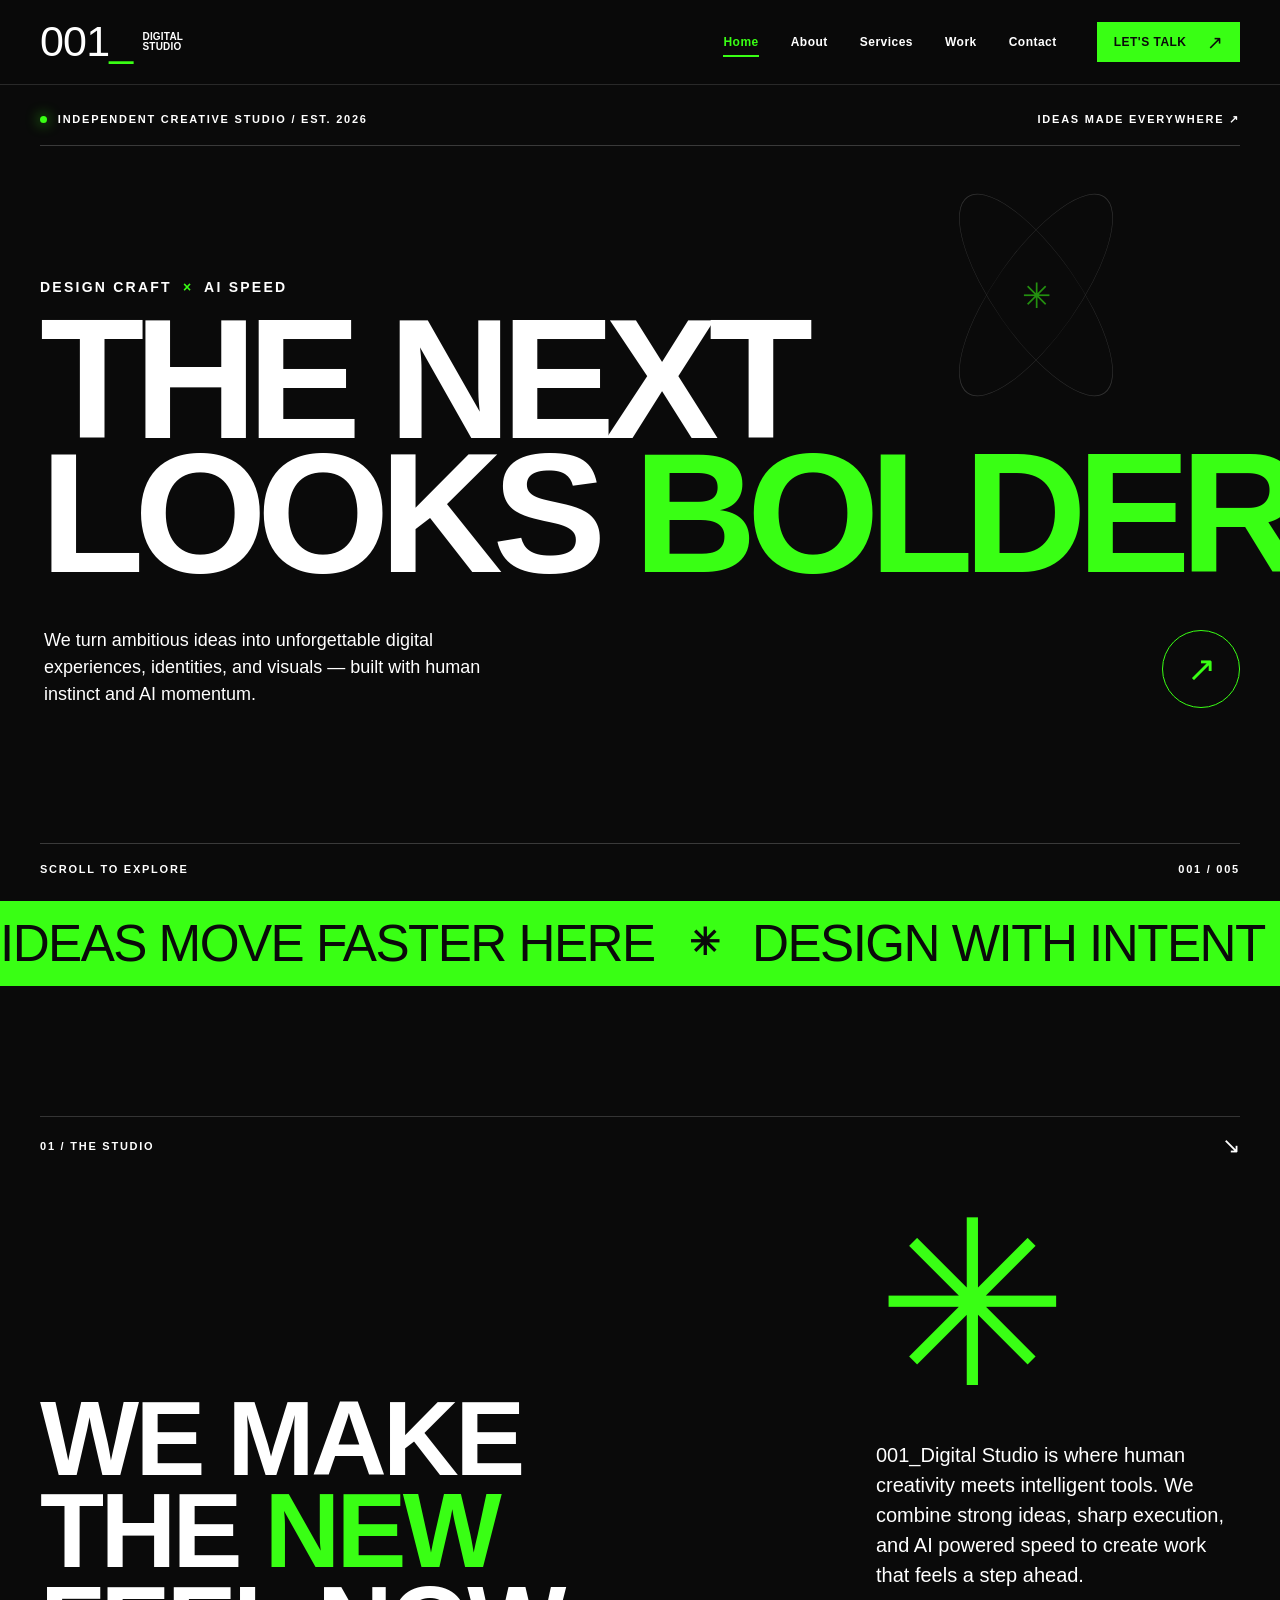
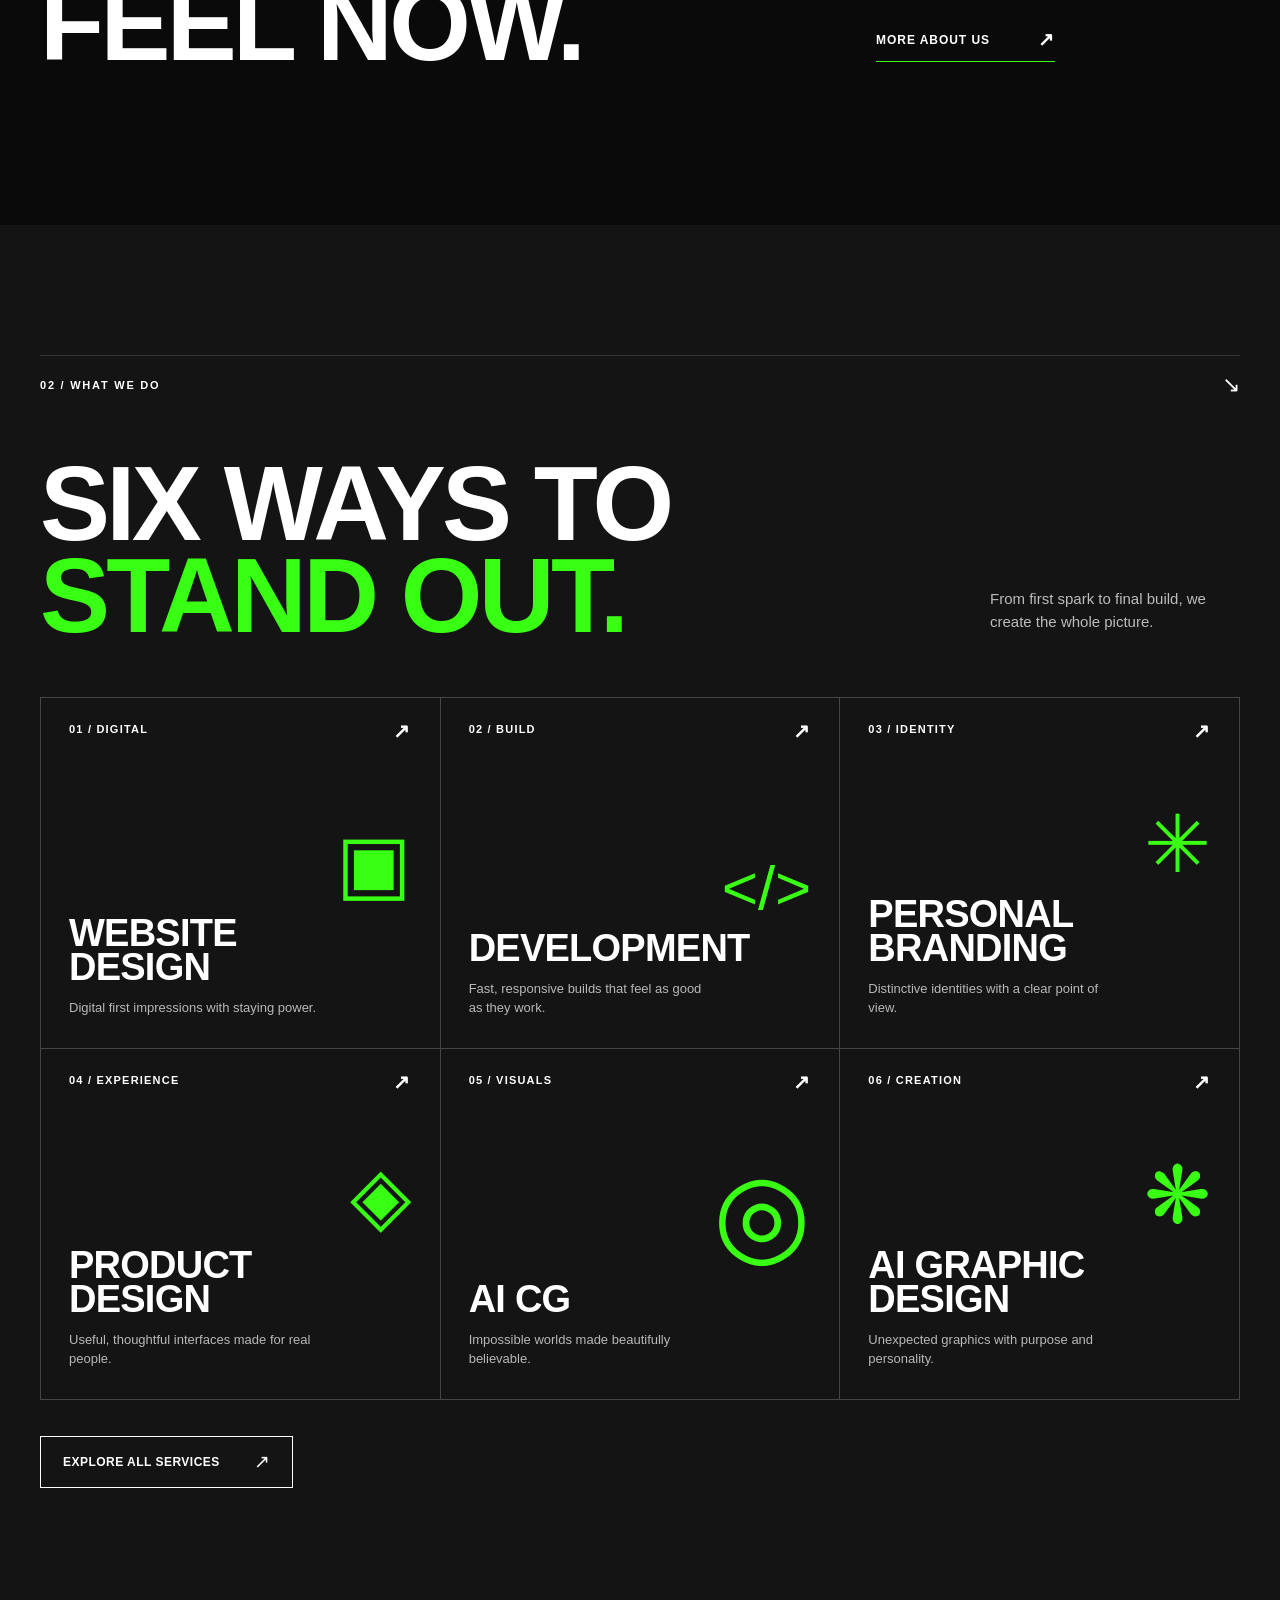
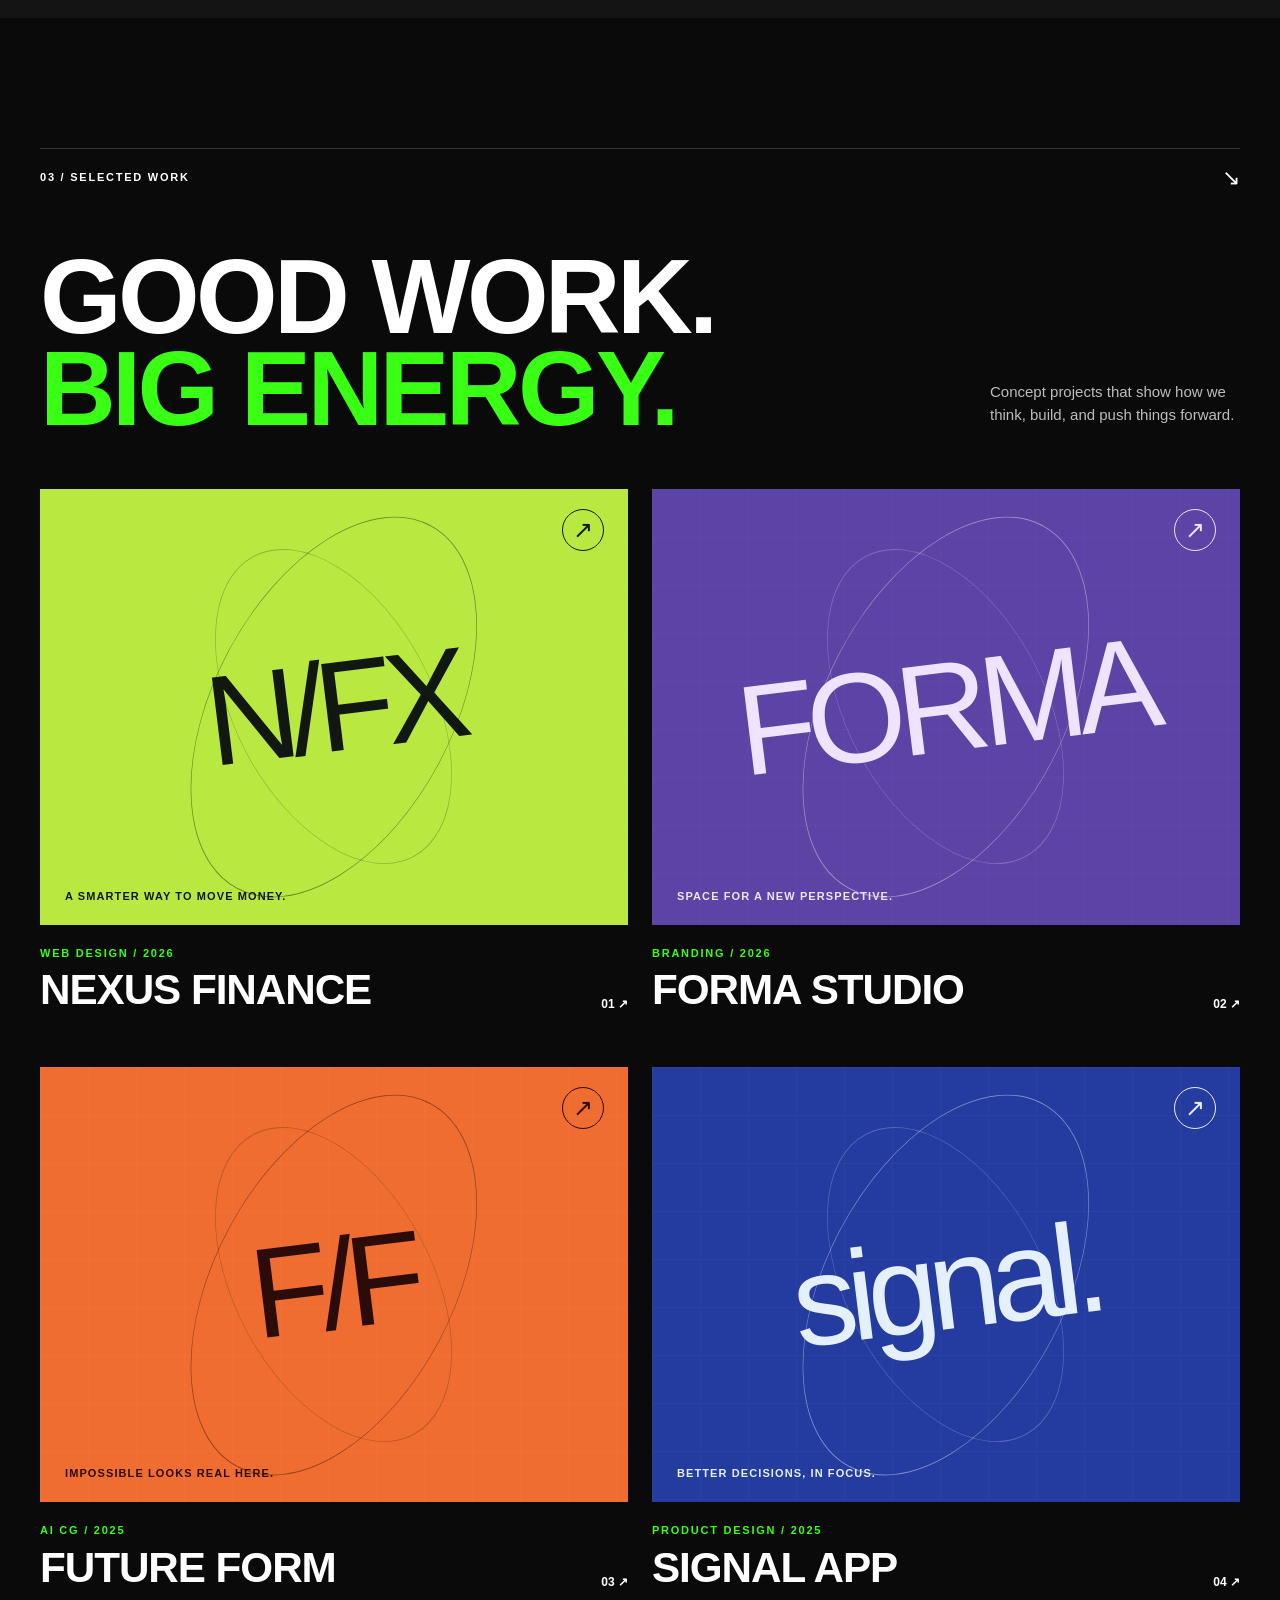
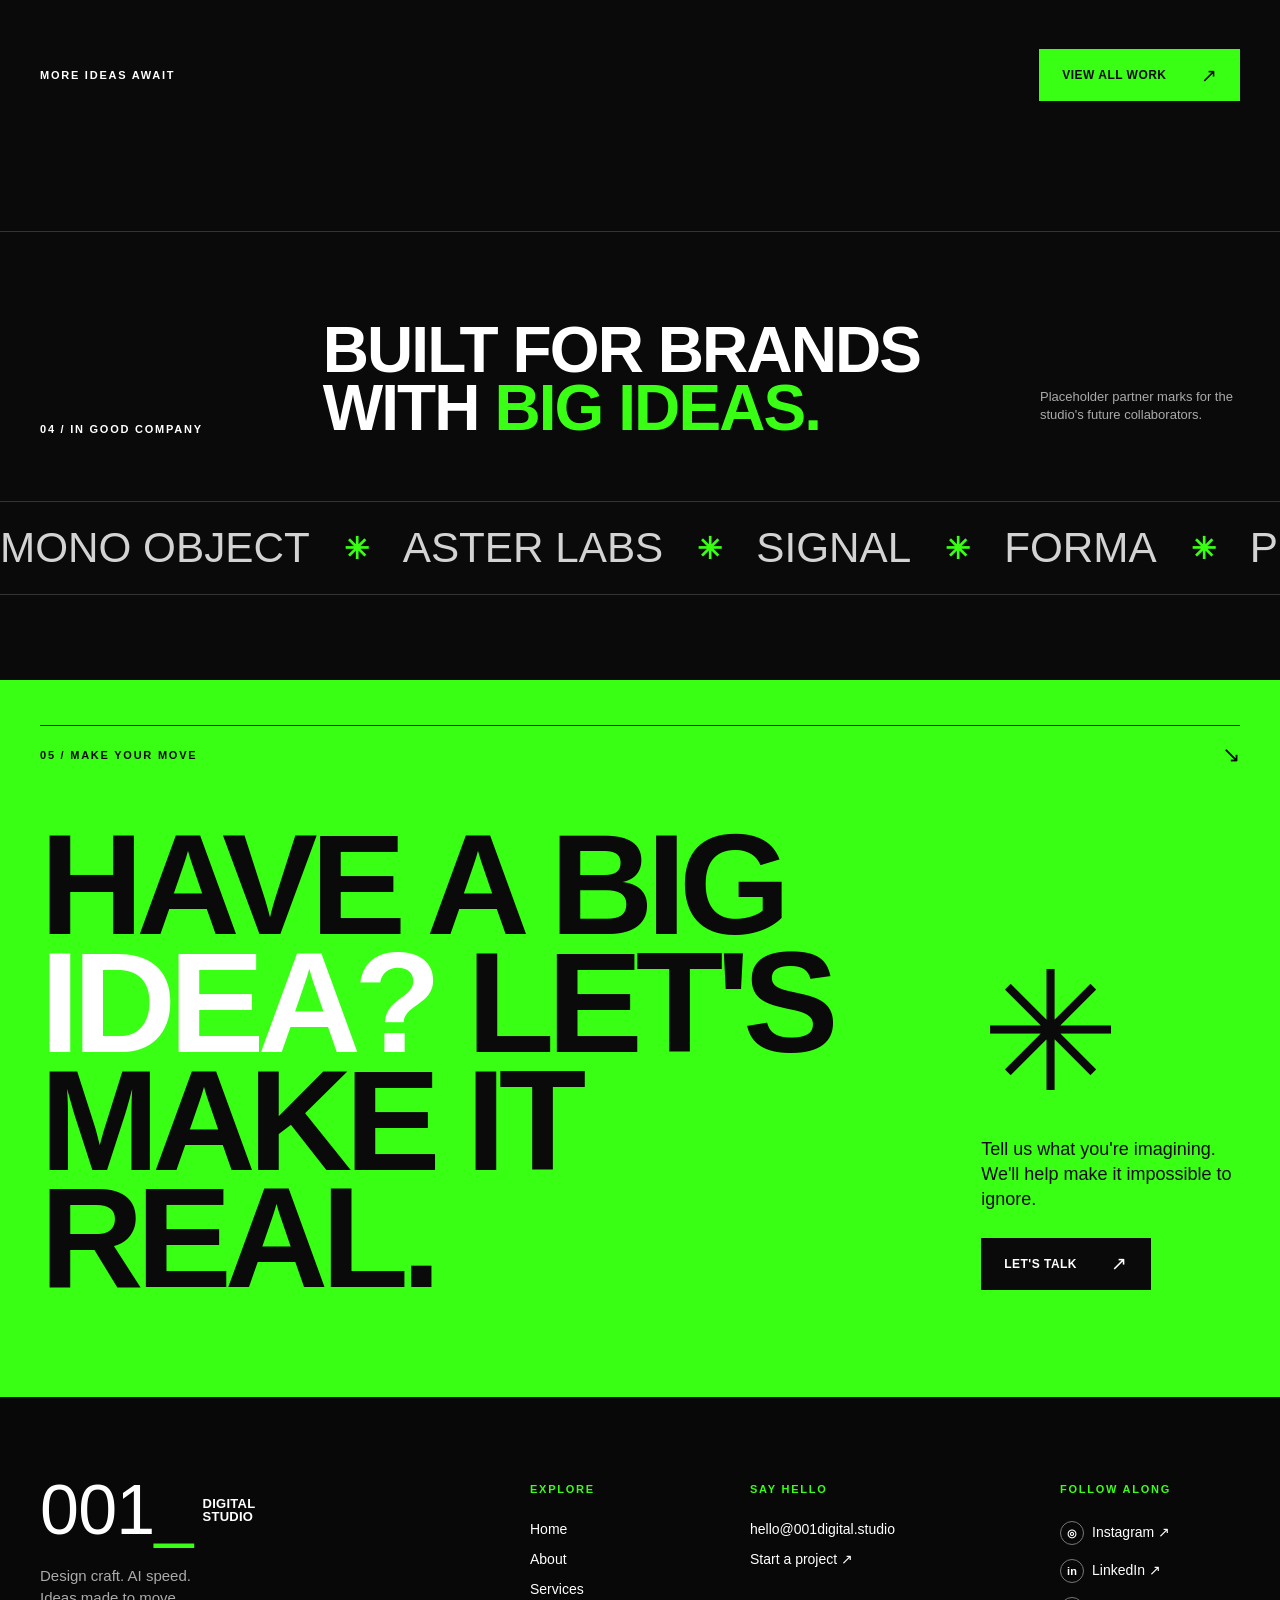
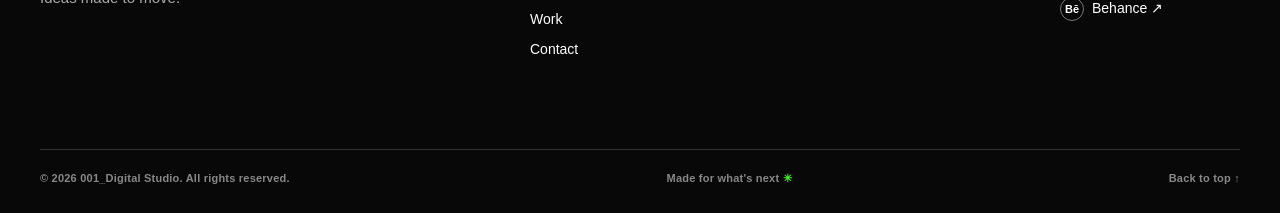
<file: index.html>
<!doctype html>
<html lang="en">
<head>
  <meta charset="utf-8"><meta name="viewport" content="width=device-width, initial-scale=1">
  <meta name="theme-color" content="#0A0A0A"><meta name="description" content="001_Digital Studio is an AI driven creative agency merging design craft with AI powered speed.">
  <title>001_Digital Studio — Design for what's next</title>
  <link rel="stylesheet" href="style.css"><script src="script.js" defer></script>
</head>
<body data-page="home" id="top">
  <header id="site-header" class="site-header"></header>
  <main>
    <section class="hero container" aria-labelledby="hero-title">
      <div class="hero-topline"><span class="eyebrow"><span class="status-dot"></span> Independent creative studio / Est. 2026</span><span class="eyebrow hero-location">Ideas made everywhere ↗</span></div>
      <div class="hero-copy"><p class="hero-kicker reveal">DESIGN CRAFT <span>×</span> AI SPEED</p><h1 id="hero-title" class="reveal">THE NEXT<br>LOOKS <span class="hero-accent">BOLDER<span class="hero-period">.</span></span></h1><div class="hero-bottom reveal"><p>We turn ambitious ideas into unforgettable digital experiences, identities, and visuals — built with human instinct and AI momentum.</p><a class="round-arrow" href="services.html" aria-label="Explore our services">↗</a></div></div>
      <div class="hero-decoration" aria-hidden="true"><span class="hero-ring ring-one"></span><span class="hero-ring ring-two"></span><span class="hero-cross">✳</span></div>
      <div class="hero-bottomline"><span class="eyebrow">Scroll to explore</span><span class="eyebrow">001 / 005</span></div>
    </section>
    <div class="marquee marquee-green" aria-label="Ideas move faster here"><div class="marquee-track" aria-hidden="true"><span>IDEAS MOVE FASTER HERE <b>✳</b> DESIGN WITH INTENT <b>✳</b> BUILT FOR WHAT'S NEXT <b>✳</b></span><span>IDEAS MOVE FASTER HERE <b>✳</b> DESIGN WITH INTENT <b>✳</b> BUILT FOR WHAT'S NEXT <b>✳</b></span></div></div>
    <section class="section about-preview container" aria-labelledby="about-title"><div class="section-label reveal"><span class="eyebrow">01 / The studio</span><span class="tiny-arrow">↘</span></div><div class="about-preview-grid"><h2 id="about-title" class="display-heading reveal">WE MAKE<br>THE <em>NEW</em><br>FEEL NOW.</h2><div class="about-preview-side reveal"><span class="asterisk-large" aria-hidden="true">✳</span><p>001_Digital Studio is where human creativity meets intelligent tools. We combine strong ideas, sharp execution, and AI powered speed to create work that feels a step ahead.</p><a class="text-link" href="about.html">More about us <span>↗</span></a></div></div></section>
    <section class="section services-preview section-panel" aria-labelledby="services-title"><div class="container"><div class="section-label reveal"><span class="eyebrow">02 / What we do</span><span class="tiny-arrow">↘</span></div><div class="section-heading-row reveal"><h2 id="services-title" class="display-heading">SIX WAYS TO<br><em>STAND OUT.</em></h2><p>From first spark to final build, we create the whole picture.</p></div><div class="service-grid"><a class="service-card reveal" href="services.html#website-design"><span class="service-card-top"><span>01 / Digital</span><span>↗</span></span><span class="service-glyph glyph-web" aria-hidden="true">▣</span><h3>Website<br>Design</h3><p>Digital first impressions with staying power.</p></a><a class="service-card reveal" href="services.html#development"><span class="service-card-top"><span>02 / Build</span><span>↗</span></span><span class="service-glyph glyph-dev" aria-hidden="true">&lt;/&gt;</span><h3>Development</h3><p>Fast, responsive builds that feel as good as they work.</p></a><a class="service-card reveal" href="services.html#personal-branding"><span class="service-card-top"><span>03 / Identity</span><span>↗</span></span><span class="service-glyph glyph-brand" aria-hidden="true">✳</span><h3>Personal<br>Branding</h3><p>Distinctive identities with a clear point of view.</p></a><a class="service-card reveal" href="services.html#product-design"><span class="service-card-top"><span>04 / Experience</span><span>↗</span></span><span class="service-glyph glyph-product" aria-hidden="true">◈</span><h3>Product<br>Design</h3><p>Useful, thoughtful interfaces made for real people.</p></a><a class="service-card reveal" href="services.html#ai-cg"><span class="service-card-top"><span>05 / Visuals</span><span>↗</span></span><span class="service-glyph glyph-cg" aria-hidden="true">◎</span><h3>AI CG</h3><p>Impossible worlds made beautifully believable.</p></a><a class="service-card reveal" href="services.html#ai-graphic-design"><span class="service-card-top"><span>06 / Creation</span><span>↗</span></span><span class="service-glyph glyph-graphic" aria-hidden="true">❋</span><h3>AI Graphic<br>Design</h3><p>Unexpected graphics with purpose and personality.</p></a></div><a class="button button-outline section-end-button" href="services.html">Explore all services <span>↗</span></a></div></section>
    <section class="section work-preview container" aria-labelledby="work-title"><div class="section-label reveal"><span class="eyebrow">03 / Selected work</span><span class="tiny-arrow">↘</span></div><div class="section-heading-row reveal"><h2 id="work-title" class="display-heading">GOOD WORK.<br><em>BIG ENERGY.</em></h2><p>Concept projects that show how we think, build, and push things forward.</p></div><div id="featured-projects" class="project-grid"></div><div class="work-end"><span class="eyebrow">More ideas await</span><a class="button button-green" href="work.html">View all work <span>↗</span></a></div></section>
    <section class="client-section" aria-labelledby="clients-title"><div class="container client-heading"><span class="eyebrow">04 / In good company</span><h2 id="clients-title">BUILT FOR BRANDS<br>WITH <em>BIG IDEAS.</em></h2><p>Placeholder partner marks for the studio's future collaborators.</p></div><div class="marquee client-marquee" aria-label="Illustrative partner names"><div class="marquee-track" aria-hidden="true"><span>MONO OBJECT <b>✳</b> ASTER LABS <b>✳</b> SIGNAL <b>✳</b> FORMA <b>✳</b> PULSE <b>✳</b></span><span>MONO OBJECT <b>✳</b> ASTER LABS <b>✳</b> SIGNAL <b>✳</b> FORMA <b>✳</b> PULSE <b>✳</b></span></div></div></section>
    <section class="closing-cta" aria-labelledby="closing-title"><div class="container"><div class="section-label"><span class="eyebrow">05 / Make your move</span><span class="tiny-arrow">↘</span></div><div class="closing-layout"><h2 id="closing-title" class="reveal">HAVE A BIG<br><span>IDEA?</span> LET'S<br>MAKE IT REAL.</h2><div class="closing-side reveal"><span class="closing-orbit" aria-hidden="true">✳</span><p>Tell us what you're imagining. We'll help make it impossible to ignore.</p><a class="button button-dark" href="contact.html">Let's talk <span>↗</span></a></div></div></div></section>
  </main>
  <footer id="site-footer" class="site-footer"></footer>
</body>
</html>
</file>
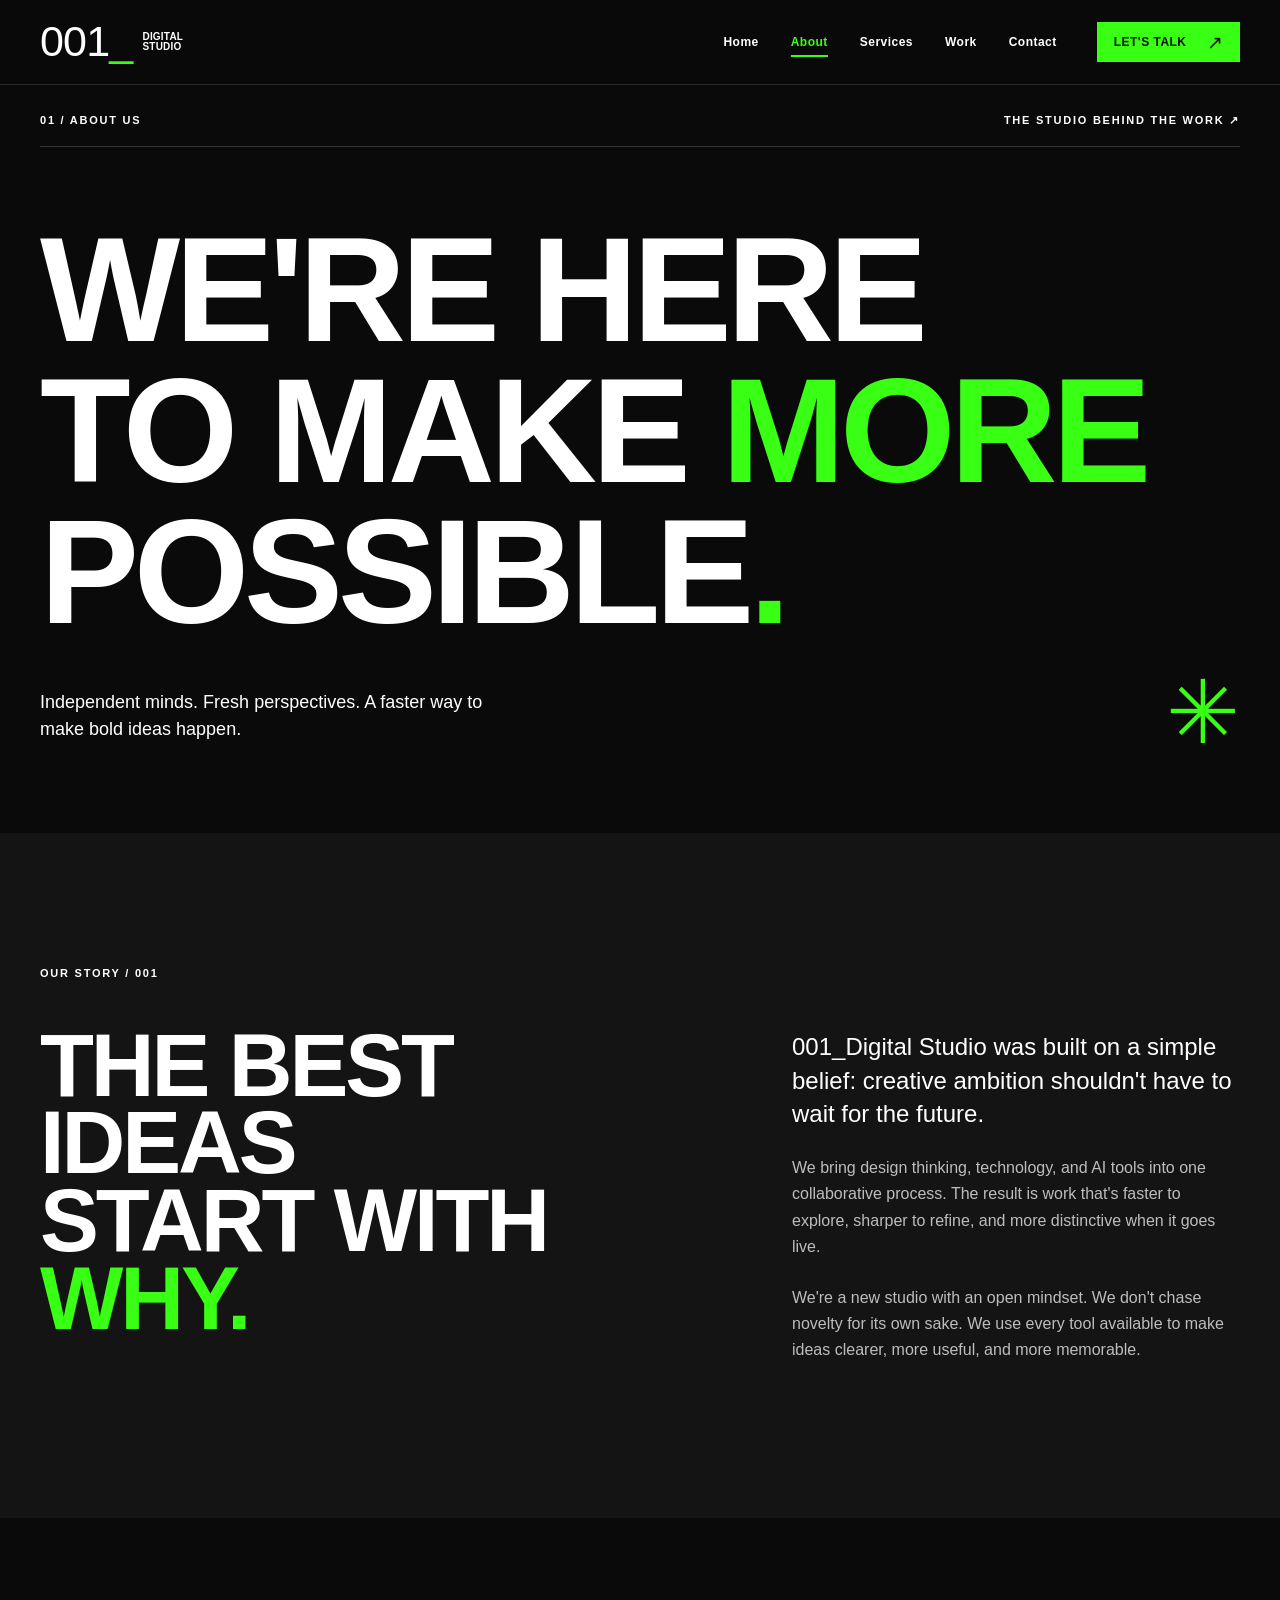
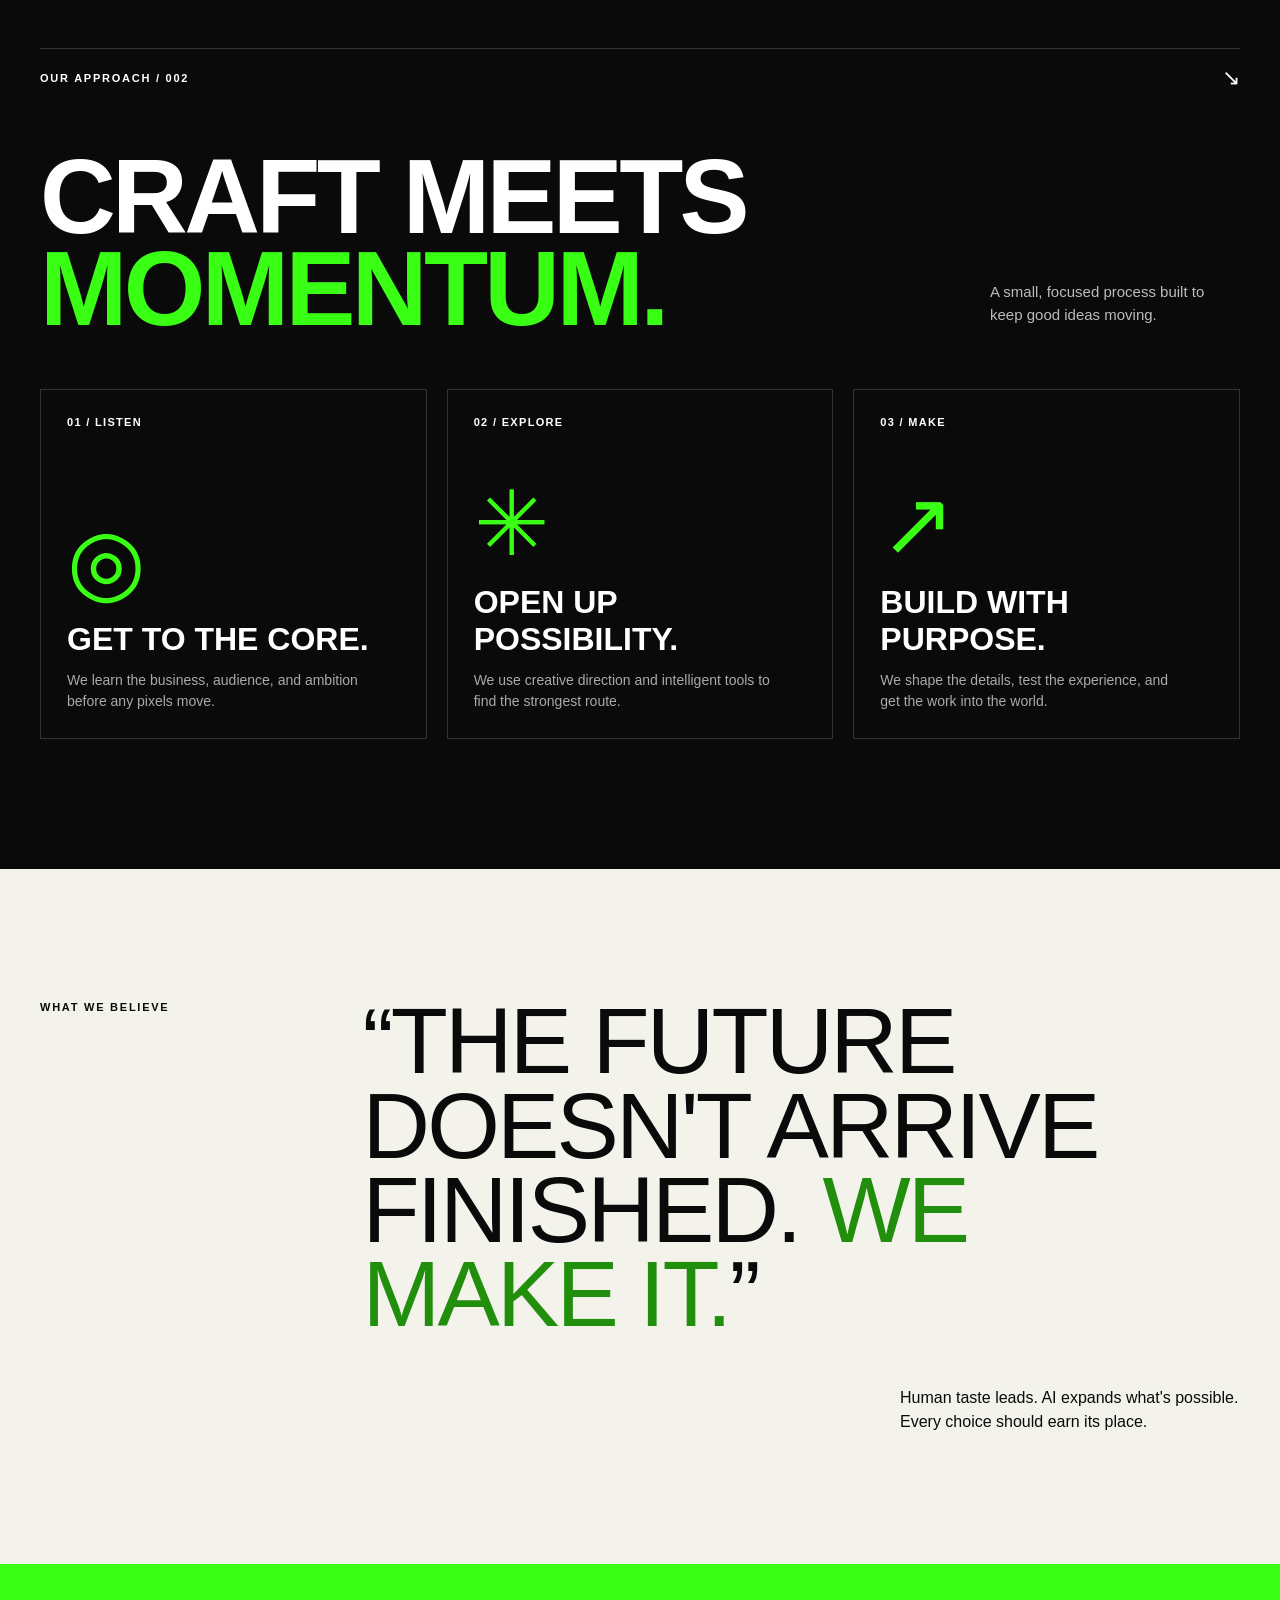
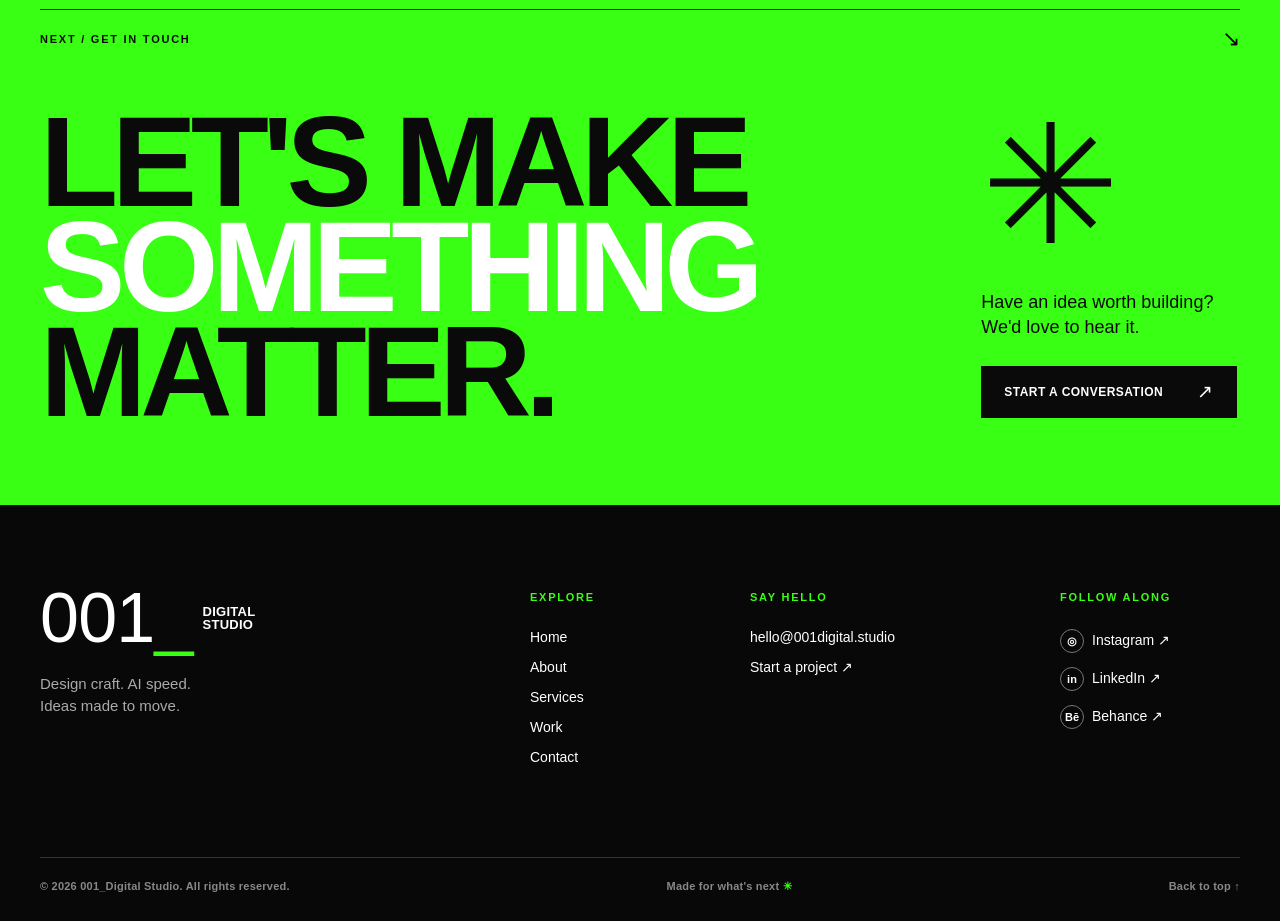
<file: about.html>
<!doctype html><html lang="en"><head><meta charset="utf-8"><meta name="viewport" content="width=device-width, initial-scale=1"><meta name="theme-color" content="#0A0A0A"><meta name="description" content="Meet the thinking behind 001_Digital Studio: human craft, intelligent tools, and a bias toward bold ideas."><title>About | 001_Digital Studio</title><link rel="stylesheet" href="style.css"><script src="script.js" defer></script></head><body data-page="about" id="top"><header id="site-header" class="site-header"></header><main>
<section class="page-hero container"><div class="page-hero-top"><span class="eyebrow">01 / About us</span><span class="eyebrow">The studio behind the work ↗</span></div><h1 class="reveal">WE'RE HERE<br>TO MAKE <em>MORE</em><br>POSSIBLE<span class="green-star">.</span></h1><div class="page-hero-bottom"><p>Independent minds. Fresh perspectives. A faster way to make bold ideas happen.</p><span class="page-hero-symbol" aria-hidden="true">✳</span></div></section>
<section class="section story-section section-panel"><div class="container story-grid"><div class="reveal"><span class="eyebrow">Our story / 001</span><h2 class="display-heading">THE BEST IDEAS<br>START WITH <em>WHY.</em></h2></div><div class="story-copy reveal"><p class="large-copy">001_Digital Studio was built on a simple belief: creative ambition shouldn't have to wait for the future.</p><p>We bring design thinking, technology, and AI tools into one collaborative process. The result is work that's faster to explore, sharper to refine, and more distinctive when it goes live.</p><p>We're a new studio with an open mindset. We don't chase novelty for its own sake. We use every tool available to make ideas clearer, more useful, and more memorable.</p></div></div></section>
<section class="section container approach-section"><div class="section-label reveal"><span class="eyebrow">Our approach / 002</span><span class="tiny-arrow">↘</span></div><div class="section-heading-row reveal"><h2 class="display-heading">CRAFT MEETS<br><em>MOMENTUM.</em></h2><p>A small, focused process built to keep good ideas moving.</p></div><div class="approach-grid"><article class="approach-card reveal"><span>01 / Listen</span><div class="approach-icon" aria-hidden="true">◎</div><h3>Get to the core.</h3><p>We learn the business, audience, and ambition before any pixels move.</p></article><article class="approach-card reveal"><span>02 / Explore</span><div class="approach-icon" aria-hidden="true">✳</div><h3>Open up possibility.</h3><p>We use creative direction and intelligent tools to find the strongest route.</p></article><article class="approach-card reveal"><span>03 / Make</span><div class="approach-icon" aria-hidden="true">↗</div><h3>Build with purpose.</h3><p>We shape the details, test the experience, and get the work into the world.</p></article></div></section>
<section class="section belief-section"><div class="container belief-grid"><span class="eyebrow">What we believe</span><blockquote class="reveal">“THE FUTURE DOESN'T ARRIVE FINISHED. <em>WE MAKE IT.</em>”</blockquote><p>Human taste leads. AI expands what's possible. Every choice should earn its place.</p></div></section>
<section class="closing-cta compact-cta"><div class="container"><div class="section-label"><span class="eyebrow">Next / Get in touch</span><span class="tiny-arrow">↘</span></div><div class="closing-layout"><h2 class="reveal">LET'S MAKE<br><span>SOMETHING</span><br>MATTER.</h2><div class="closing-side reveal"><span class="closing-orbit" aria-hidden="true">✳</span><p>Have an idea worth building? We'd love to hear it.</p><a class="button button-dark" href="contact.html">Start a conversation <span>↗</span></a></div></div></div></section>
</main><footer id="site-footer" class="site-footer"></footer></body></html>
</file>
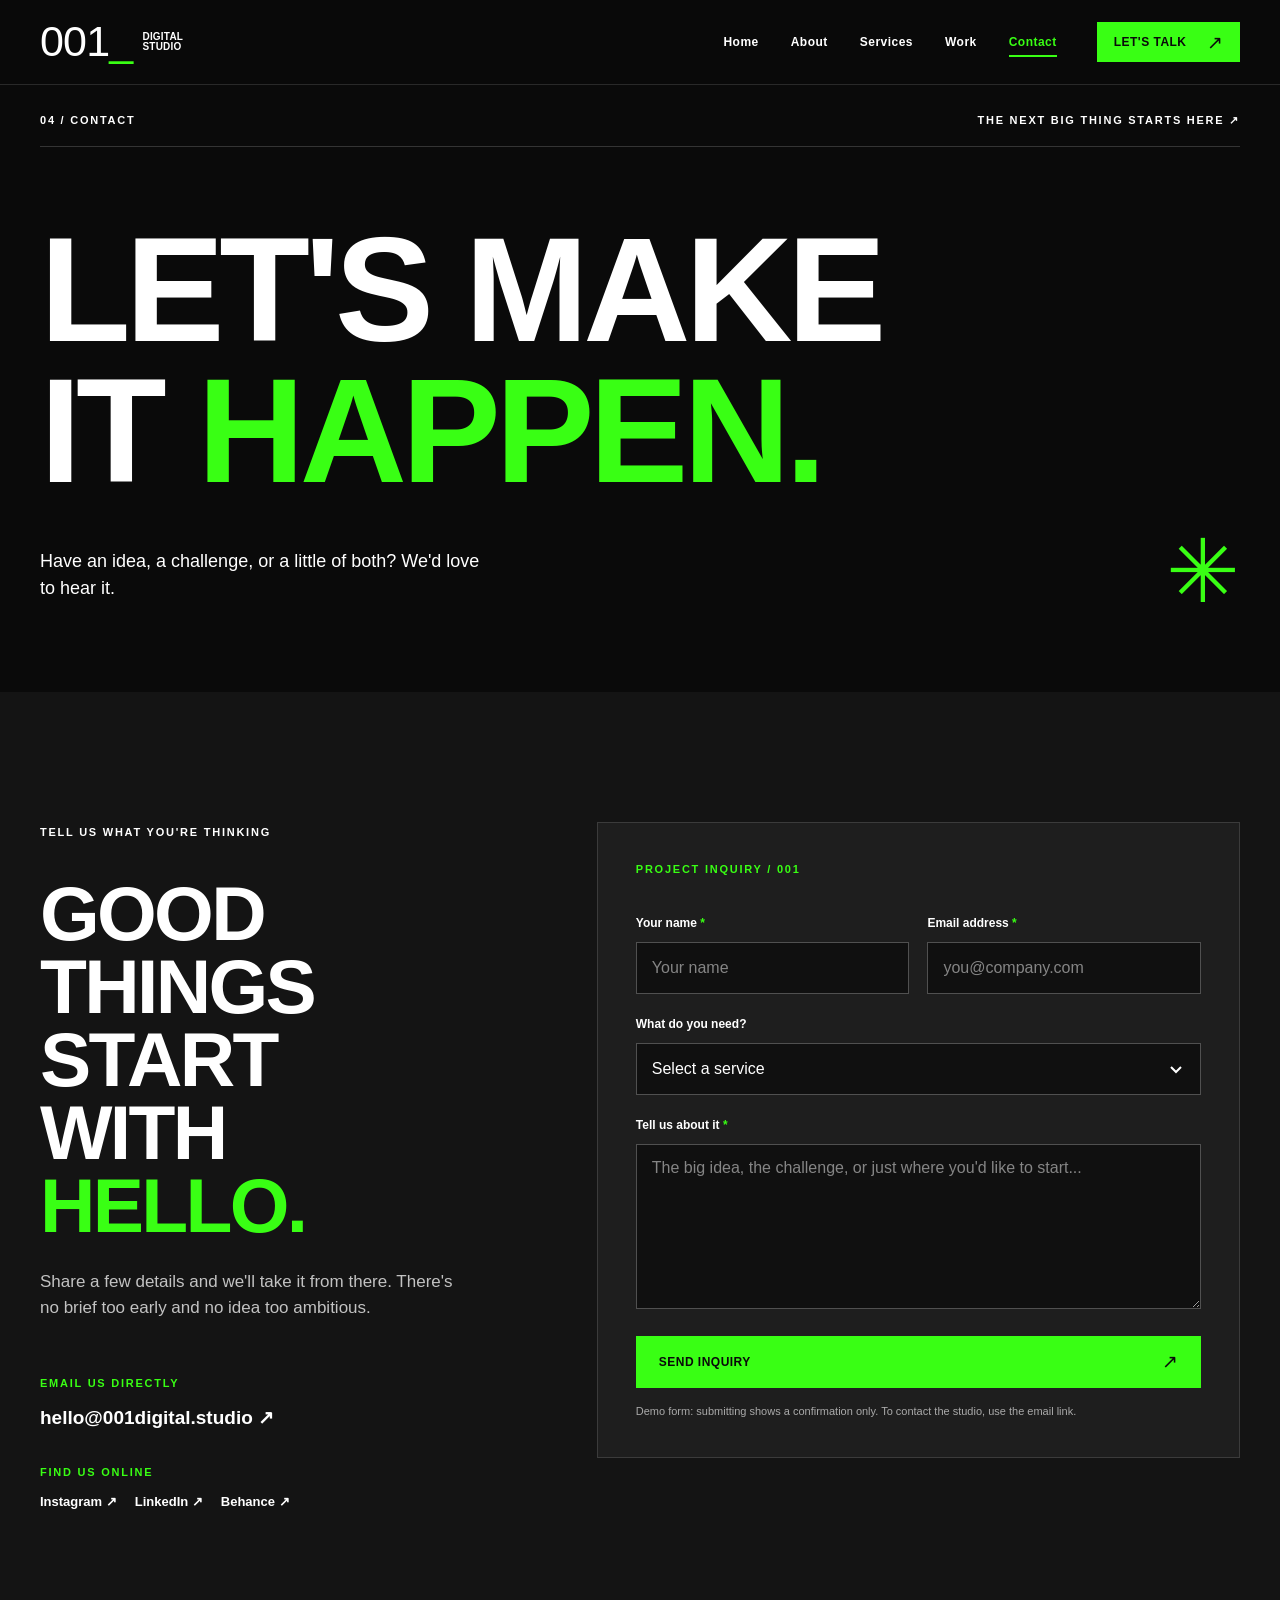
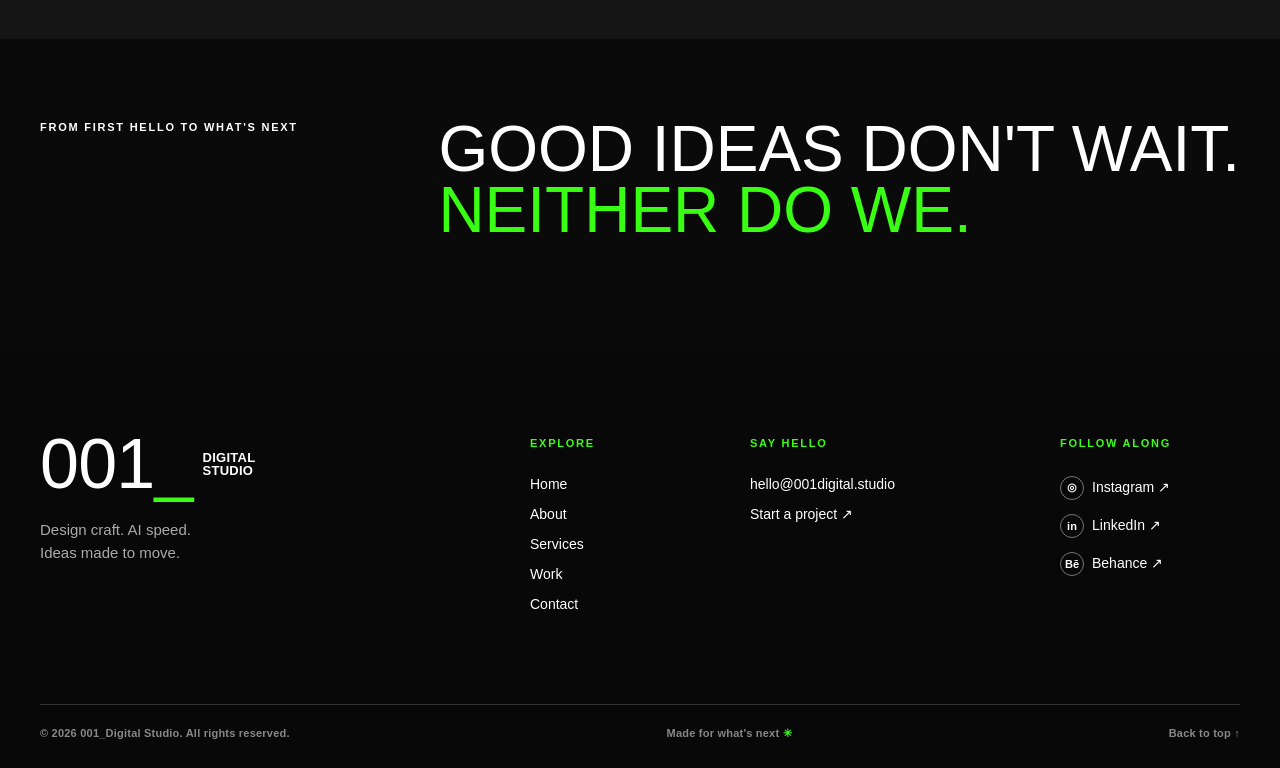
<file: contact.html>
<!doctype html><html lang="en"><head><meta charset="utf-8"><meta name="viewport" content="width=device-width, initial-scale=1"><meta name="theme-color" content="#0A0A0A"><meta name="description" content="Start a project with 001_Digital Studio. Tell us about your idea, brand, or digital experience."><title>Contact | 001_Digital Studio</title><link rel="stylesheet" href="style.css"><script src="script.js" defer></script></head><body data-page="contact" id="top"><header id="site-header" class="site-header"></header><main>
<section class="page-hero container contact-page-hero"><div class="page-hero-top"><span class="eyebrow">04 / Contact</span><span class="eyebrow">The next big thing starts here ↗</span></div><h1 class="reveal">LET'S MAKE<br>IT <em>HAPPEN.</em></h1><div class="page-hero-bottom"><p>Have an idea, a challenge, or a little of both? We'd love to hear it.</p><span class="page-hero-symbol" aria-hidden="true">✳</span></div></section>
<section class="section contact-section section-panel"><div class="container contact-grid"><div class="contact-info reveal"><span class="eyebrow">Tell us what you're thinking</span><h2>GOOD THINGS<br>START WITH<br><em>HELLO.</em></h2><p>Share a few details and we'll take it from there. There's no brief too early and no idea too ambitious.</p><div class="contact-method"><span class="eyebrow">Email us directly</span><a href="mailto:hello@001digital.studio">hello@001digital.studio ↗</a></div><div class="contact-method"><span class="eyebrow">Find us online</span><div class="social-row"><a href="https://www.instagram.com/" target="_blank" rel="noopener noreferrer">Instagram ↗</a><a href="https://www.linkedin.com/" target="_blank" rel="noopener noreferrer">LinkedIn ↗</a><a href="https://www.behance.net/" target="_blank" rel="noopener noreferrer">Behance ↗</a></div></div></div><div class="contact-form-wrap reveal"><form id="contact-form" class="contact-form"><span class="eyebrow">Project inquiry / 001</span><div class="form-row"><div class="form-field"><label for="name">Your name <span aria-hidden="true">*</span></label><input id="name" name="name" type="text" autocomplete="name" placeholder="Your name" required maxlength="100"></div><div class="form-field"><label for="email">Email address <span aria-hidden="true">*</span></label><input id="email" name="email" type="email" autocomplete="email" placeholder="you@company.com" required maxlength="254"></div></div><div class="form-field"><label for="service">What do you need?</label><select id="service" name="service"><option value="">Select a service</option><option value="website-design">Website Design</option><option value="development">Development</option><option value="personal-branding">Personal Branding</option><option value="product-design">Product Design</option><option value="ai-cg">AI CG</option><option value="ai-graphic-design">AI Graphic Design</option><option value="not-sure">Not sure yet</option></select></div><div class="form-field"><label for="message">Tell us about it <span aria-hidden="true">*</span></label><textarea id="message" name="message" rows="6" placeholder="The big idea, the challenge, or just where you'd like to start..." required maxlength="4000"></textarea></div><button class="button button-green submit-button" type="submit">Send inquiry <span>↗</span></button><p class="form-note">Demo form: submitting shows a confirmation only. To contact the studio, use the email link.</p></form><div id="form-confirmation" class="form-confirmation" role="status" tabindex="-1" hidden></div></div></div></section>
<section class="contact-bottom container"><span class="eyebrow">From first hello to what's next</span><p>GOOD IDEAS DON'T WAIT.<br><em>NEITHER DO WE.</em></p></section>
</main><footer id="site-footer" class="site-footer"></footer></body></html>
</file>
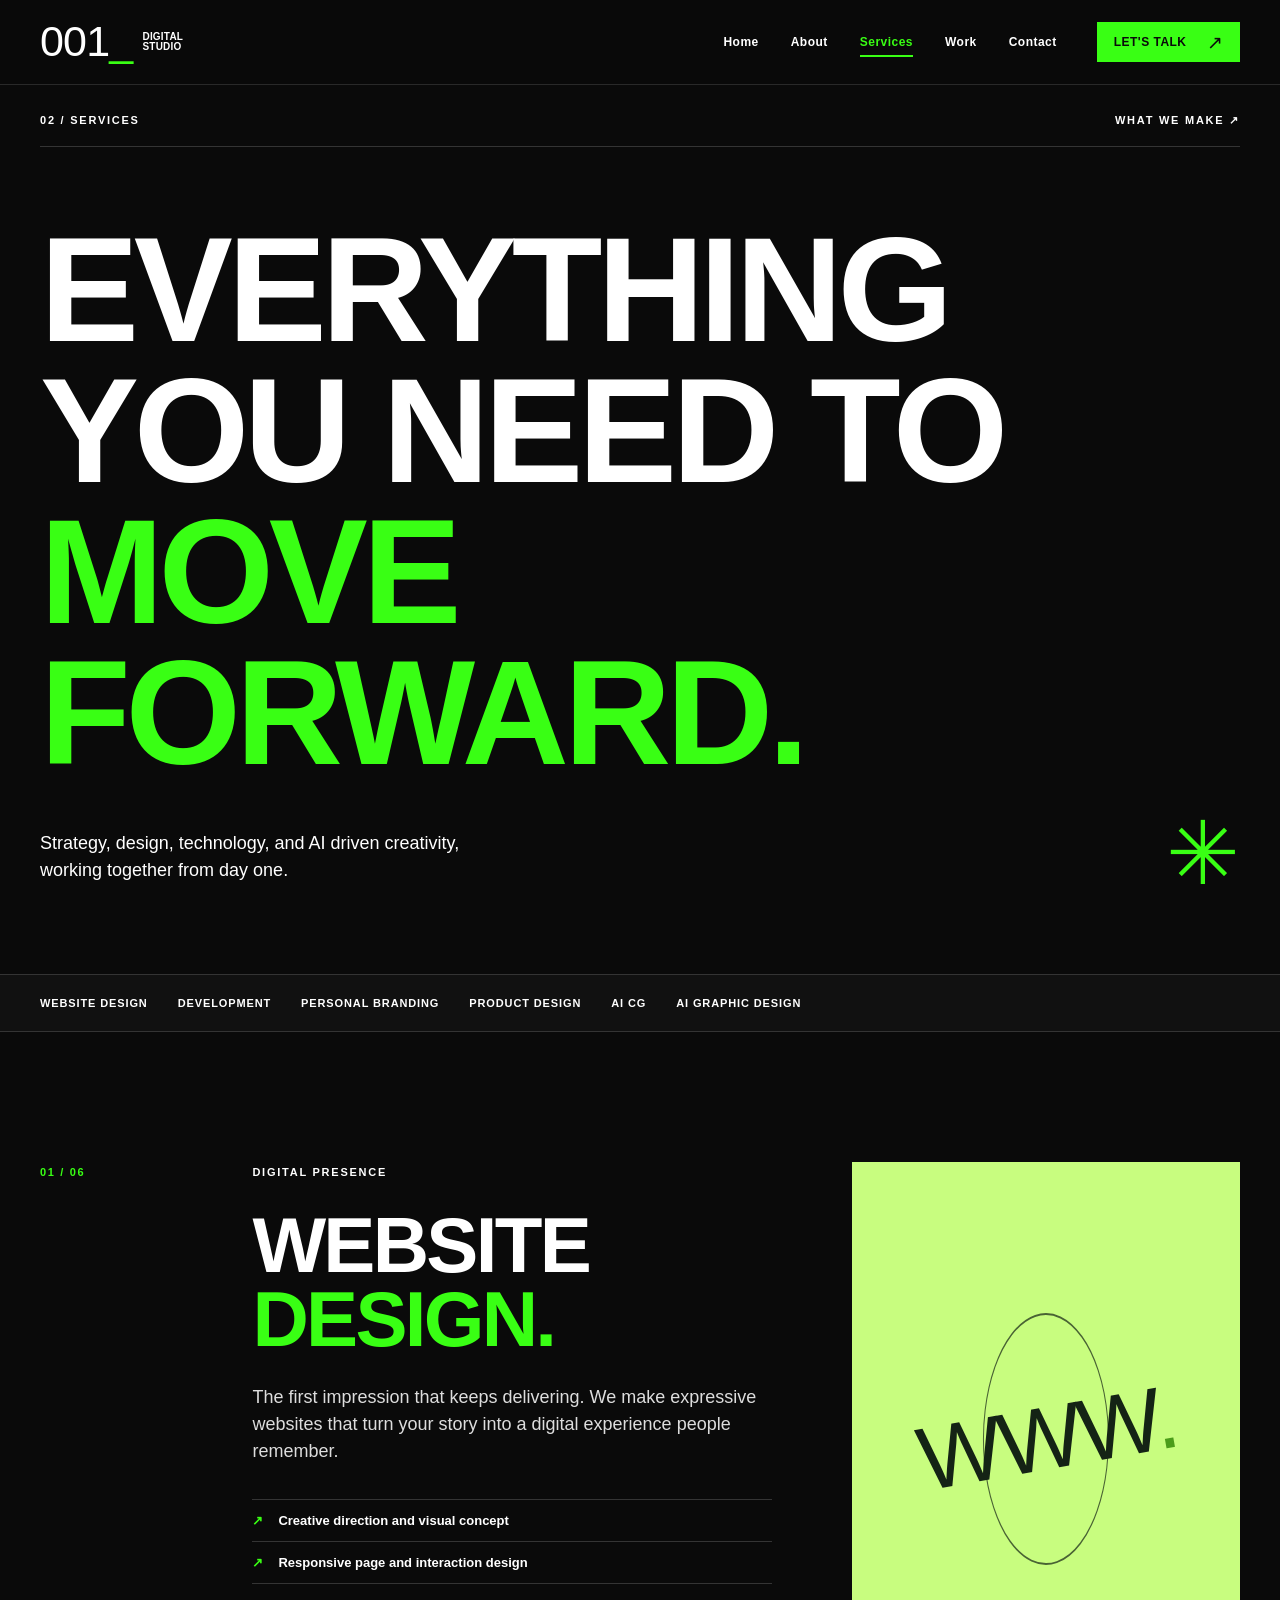
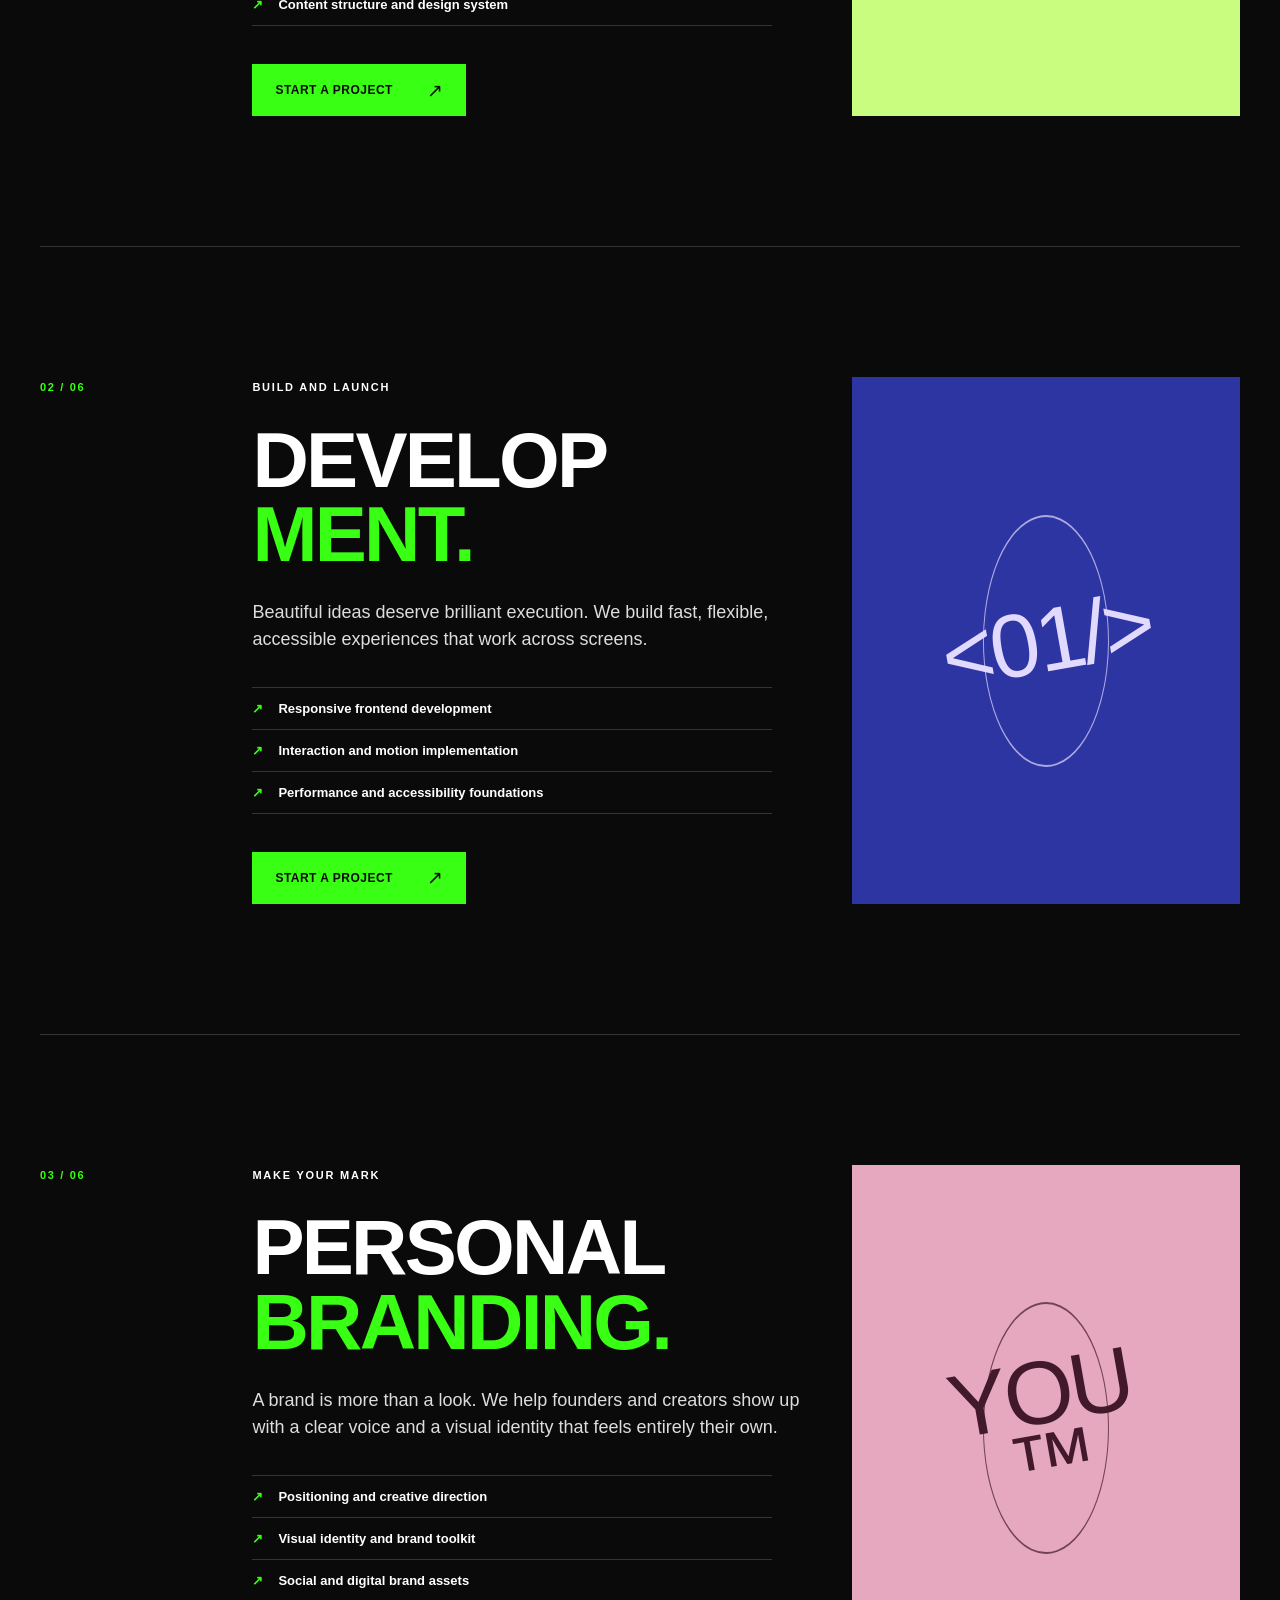
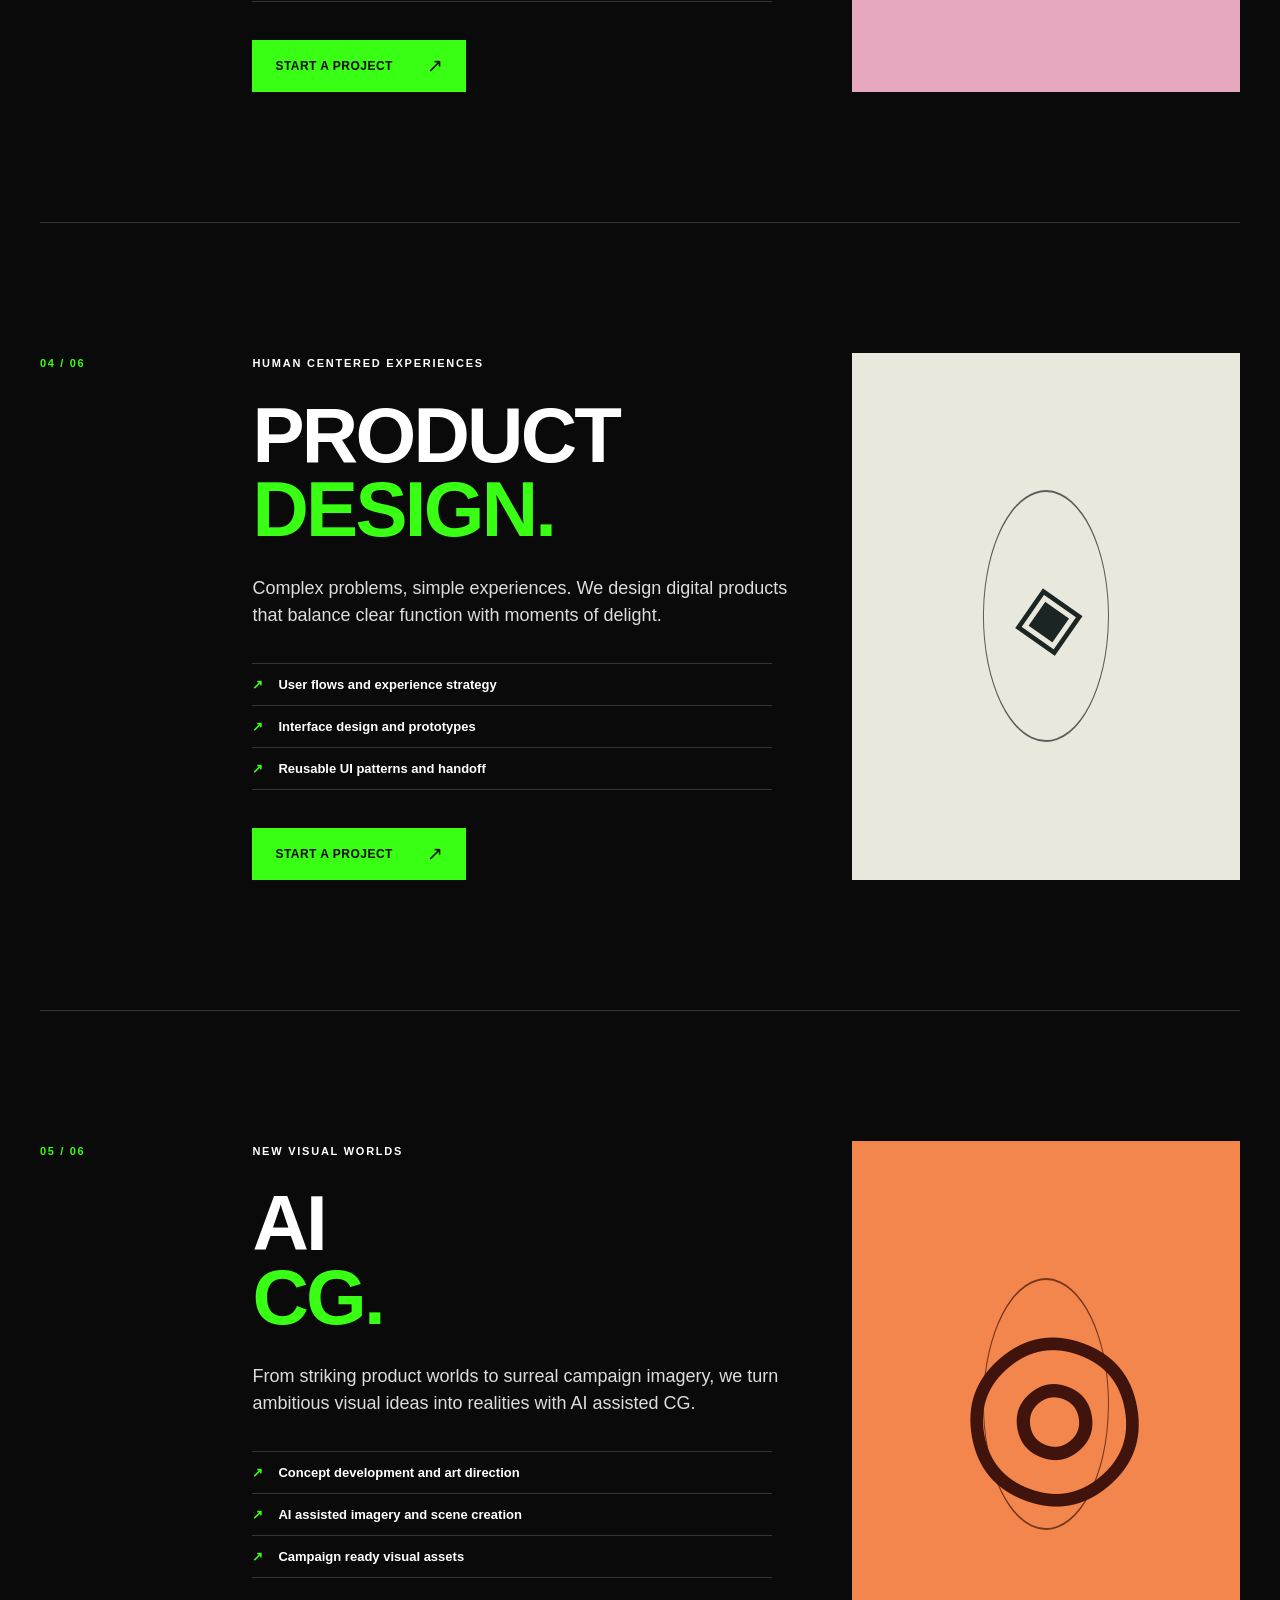
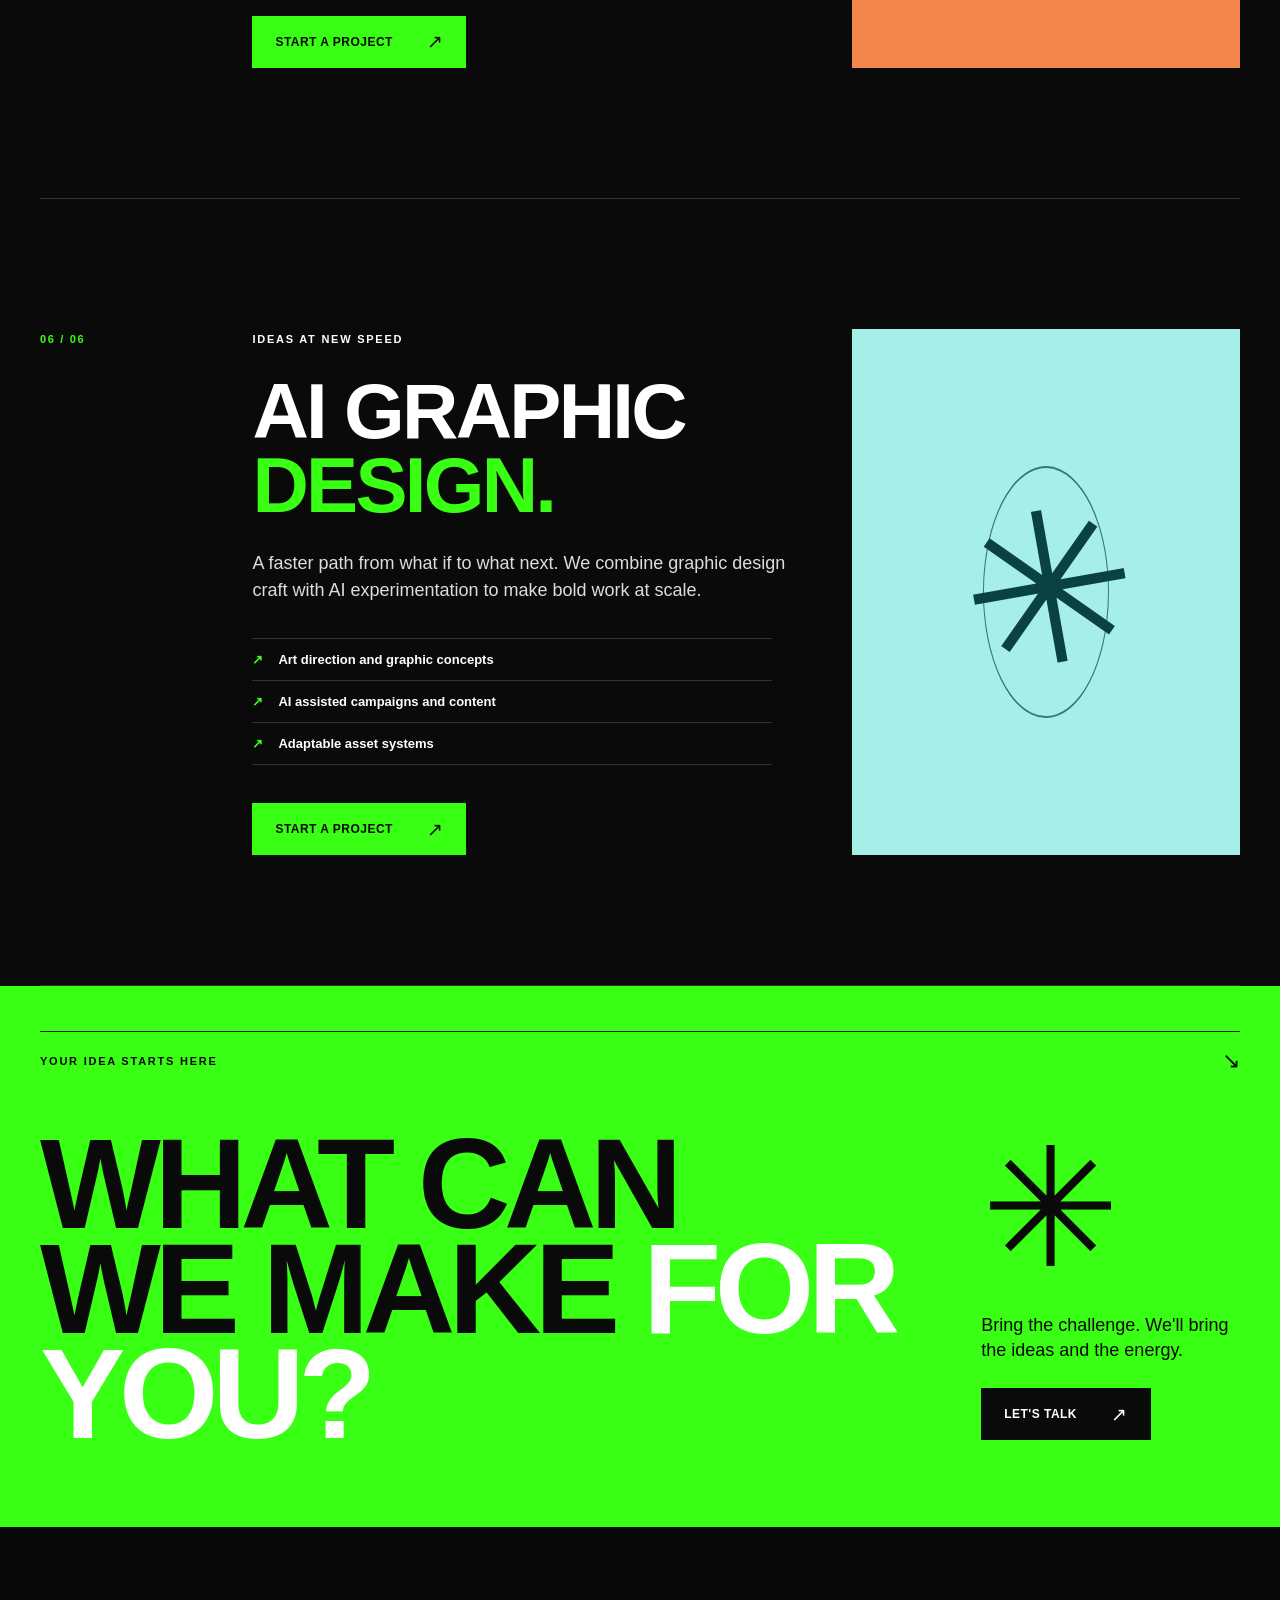
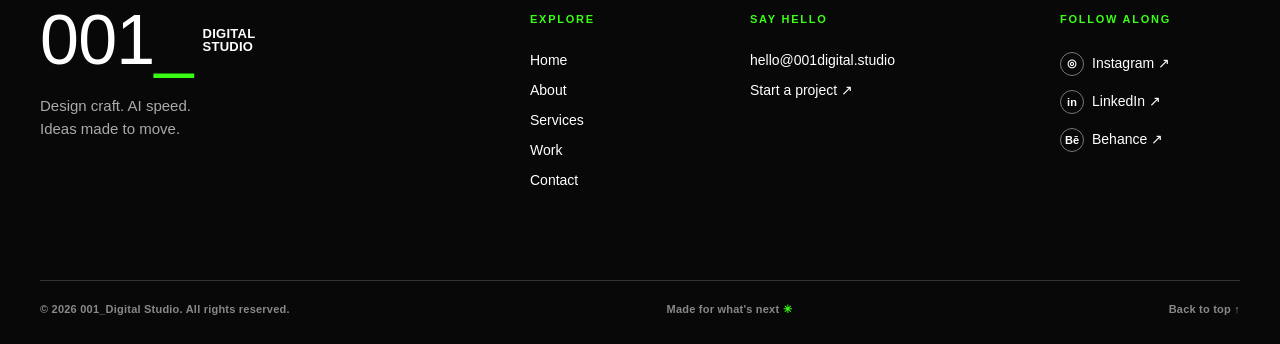
<file: services.html>
<!doctype html><html lang="en"><head><meta charset="utf-8"><meta name="viewport" content="width=device-width, initial-scale=1"><meta name="theme-color" content="#0A0A0A"><meta name="description" content="Explore website design, development, personal branding, product design, AI CG, and AI graphic design at 001_Digital Studio."><title>Services | 001_Digital Studio</title><link rel="stylesheet" href="style.css"><script src="script.js" defer></script></head><body data-page="services" id="top"><header id="site-header" class="site-header"></header><main>
<section class="page-hero container"><div class="page-hero-top"><span class="eyebrow">02 / Services</span><span class="eyebrow">What we make ↗</span></div><h1 class="reveal">EVERYTHING<br>YOU NEED TO<br><em>MOVE FORWARD.</em></h1><div class="page-hero-bottom"><p>Strategy, design, technology, and AI driven creativity, working together from day one.</p><span class="page-hero-symbol" aria-hidden="true">✳</span></div></section>
<div class="service-jump-wrap"><nav class="service-jump container" aria-label="Jump to a service"><a href="#website-design">Website Design</a><a href="#development">Development</a><a href="#personal-branding">Personal Branding</a><a href="#product-design">Product Design</a><a href="#ai-cg">AI CG</a><a href="#ai-graphic-design">AI Graphic Design</a></nav></div>
<section id="website-design" class="service-detail section container"><div class="service-detail-number">01 / 06</div><div class="service-detail-main"><span class="eyebrow">Digital presence</span><h2>WEBSITE<br><em>DESIGN.</em></h2><p class="service-lead">The first impression that keeps delivering. We make expressive websites that turn your story into a digital experience people remember.</p><ul><li>Creative direction and visual concept</li><li>Responsive page and interaction design</li><li>Content structure and design system</li></ul><a class="button button-green" href="contact.html?service=website-design">Start a project <span>↗</span></a></div><div class="service-detail-visual visual-web" aria-hidden="true"><span>WWW<span class="visual-dot">.</span></span><i></i></div></section>
<section id="development" class="service-detail section container"><div class="service-detail-number">02 / 06</div><div class="service-detail-main"><span class="eyebrow">Build and launch</span><h2>DEVELOP<br><em>MENT.</em></h2><p class="service-lead">Beautiful ideas deserve brilliant execution. We build fast, flexible, accessible experiences that work across screens.</p><ul><li>Responsive frontend development</li><li>Interaction and motion implementation</li><li>Performance and accessibility foundations</li></ul><a class="button button-green" href="contact.html?service=development">Start a project <span>↗</span></a></div><div class="service-detail-visual visual-dev" aria-hidden="true"><span>&lt;01/&gt;</span><i></i></div></section>
<section id="personal-branding" class="service-detail section container"><div class="service-detail-number">03 / 06</div><div class="service-detail-main"><span class="eyebrow">Make your mark</span><h2>PERSONAL<br><em>BRANDING.</em></h2><p class="service-lead">A brand is more than a look. We help founders and creators show up with a clear voice and a visual identity that feels entirely their own.</p><ul><li>Positioning and creative direction</li><li>Visual identity and brand toolkit</li><li>Social and digital brand assets</li></ul><a class="button button-green" href="contact.html?service=personal-branding">Start a project <span>↗</span></a></div><div class="service-detail-visual visual-brand" aria-hidden="true"><span>YOU<br>™</span><i></i></div></section>
<section id="product-design" class="service-detail section container"><div class="service-detail-number">04 / 06</div><div class="service-detail-main"><span class="eyebrow">Human centered experiences</span><h2>PRODUCT<br><em>DESIGN.</em></h2><p class="service-lead">Complex problems, simple experiences. We design digital products that balance clear function with moments of delight.</p><ul><li>User flows and experience strategy</li><li>Interface design and prototypes</li><li>Reusable UI patterns and handoff</li></ul><a class="button button-green" href="contact.html?service=product-design">Start a project <span>↗</span></a></div><div class="service-detail-visual visual-product" aria-hidden="true"><span>◈</span><i></i></div></section>
<section id="ai-cg" class="service-detail section container"><div class="service-detail-number">05 / 06</div><div class="service-detail-main"><span class="eyebrow">New visual worlds</span><h2>AI<br><em>CG.</em></h2><p class="service-lead">From striking product worlds to surreal campaign imagery, we turn ambitious visual ideas into realities with AI assisted CG.</p><ul><li>Concept development and art direction</li><li>AI assisted imagery and scene creation</li><li>Campaign ready visual assets</li></ul><a class="button button-green" href="contact.html?service=ai-cg">Start a project <span>↗</span></a></div><div class="service-detail-visual visual-cg" aria-hidden="true"><span>◎</span><i></i></div></section>
<section id="ai-graphic-design" class="service-detail section container"><div class="service-detail-number">06 / 06</div><div class="service-detail-main"><span class="eyebrow">Ideas at new speed</span><h2>AI GRAPHIC<br><em>DESIGN.</em></h2><p class="service-lead">A faster path from what if to what next. We combine graphic design craft with AI experimentation to make bold work at scale.</p><ul><li>Art direction and graphic concepts</li><li>AI assisted campaigns and content</li><li>Adaptable asset systems</li></ul><a class="button button-green" href="contact.html?service=ai-graphic-design">Start a project <span>↗</span></a></div><div class="service-detail-visual visual-graphic" aria-hidden="true"><span>✳</span><i></i></div></section>
<section class="closing-cta compact-cta"><div class="container"><div class="section-label"><span class="eyebrow">Your idea starts here</span><span class="tiny-arrow">↘</span></div><div class="closing-layout"><h2 class="reveal">WHAT CAN<br>WE MAKE <span>FOR<br>YOU?</span></h2><div class="closing-side reveal"><span class="closing-orbit" aria-hidden="true">✳</span><p>Bring the challenge. We'll bring the ideas and the energy.</p><a class="button button-dark" href="contact.html">Let's talk <span>↗</span></a></div></div></div></section>
</main><footer id="site-footer" class="site-footer"></footer></body></html>
</file>
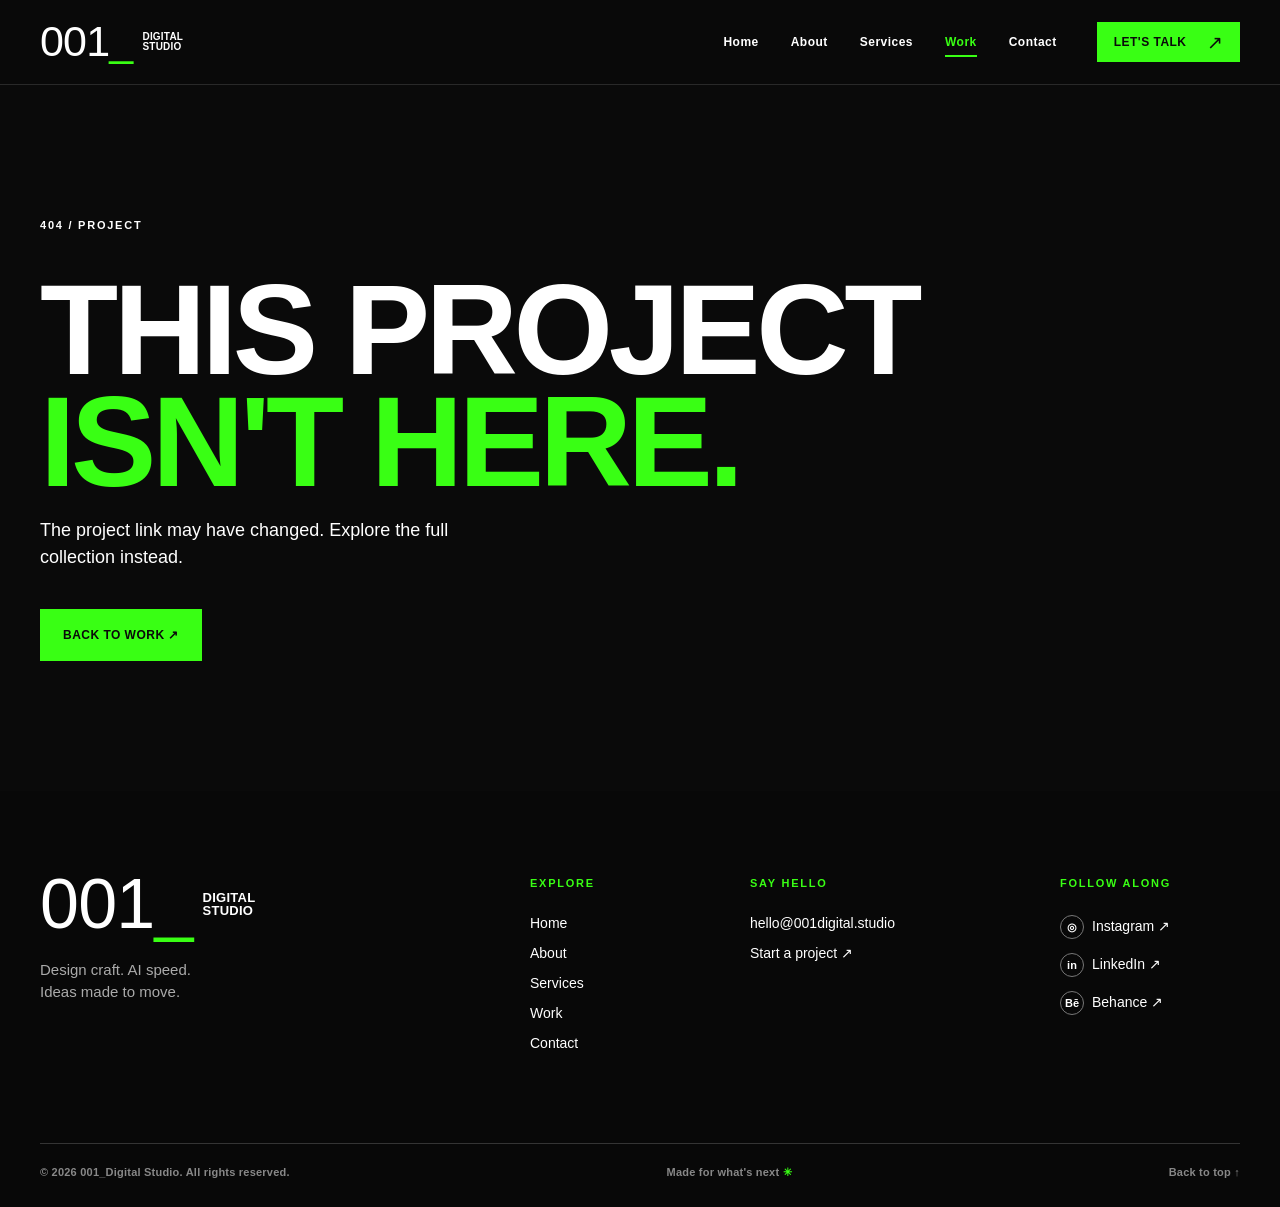
<file: work-detail.html>
<!doctype html><html lang="en"><head><meta charset="utf-8"><meta name="viewport" content="width=device-width, initial-scale=1"><meta name="theme-color" content="#0A0A0A"><meta name="description" content="A concept project from 001_Digital Studio."><title>Project | 001_Digital Studio</title><link rel="stylesheet" href="style.css"><script src="script.js" defer></script></head><body data-page="project" id="top"><header id="site-header" class="site-header"></header><main id="project-detail"></main><footer id="site-footer" class="site-footer"></footer></body></html>
</file>
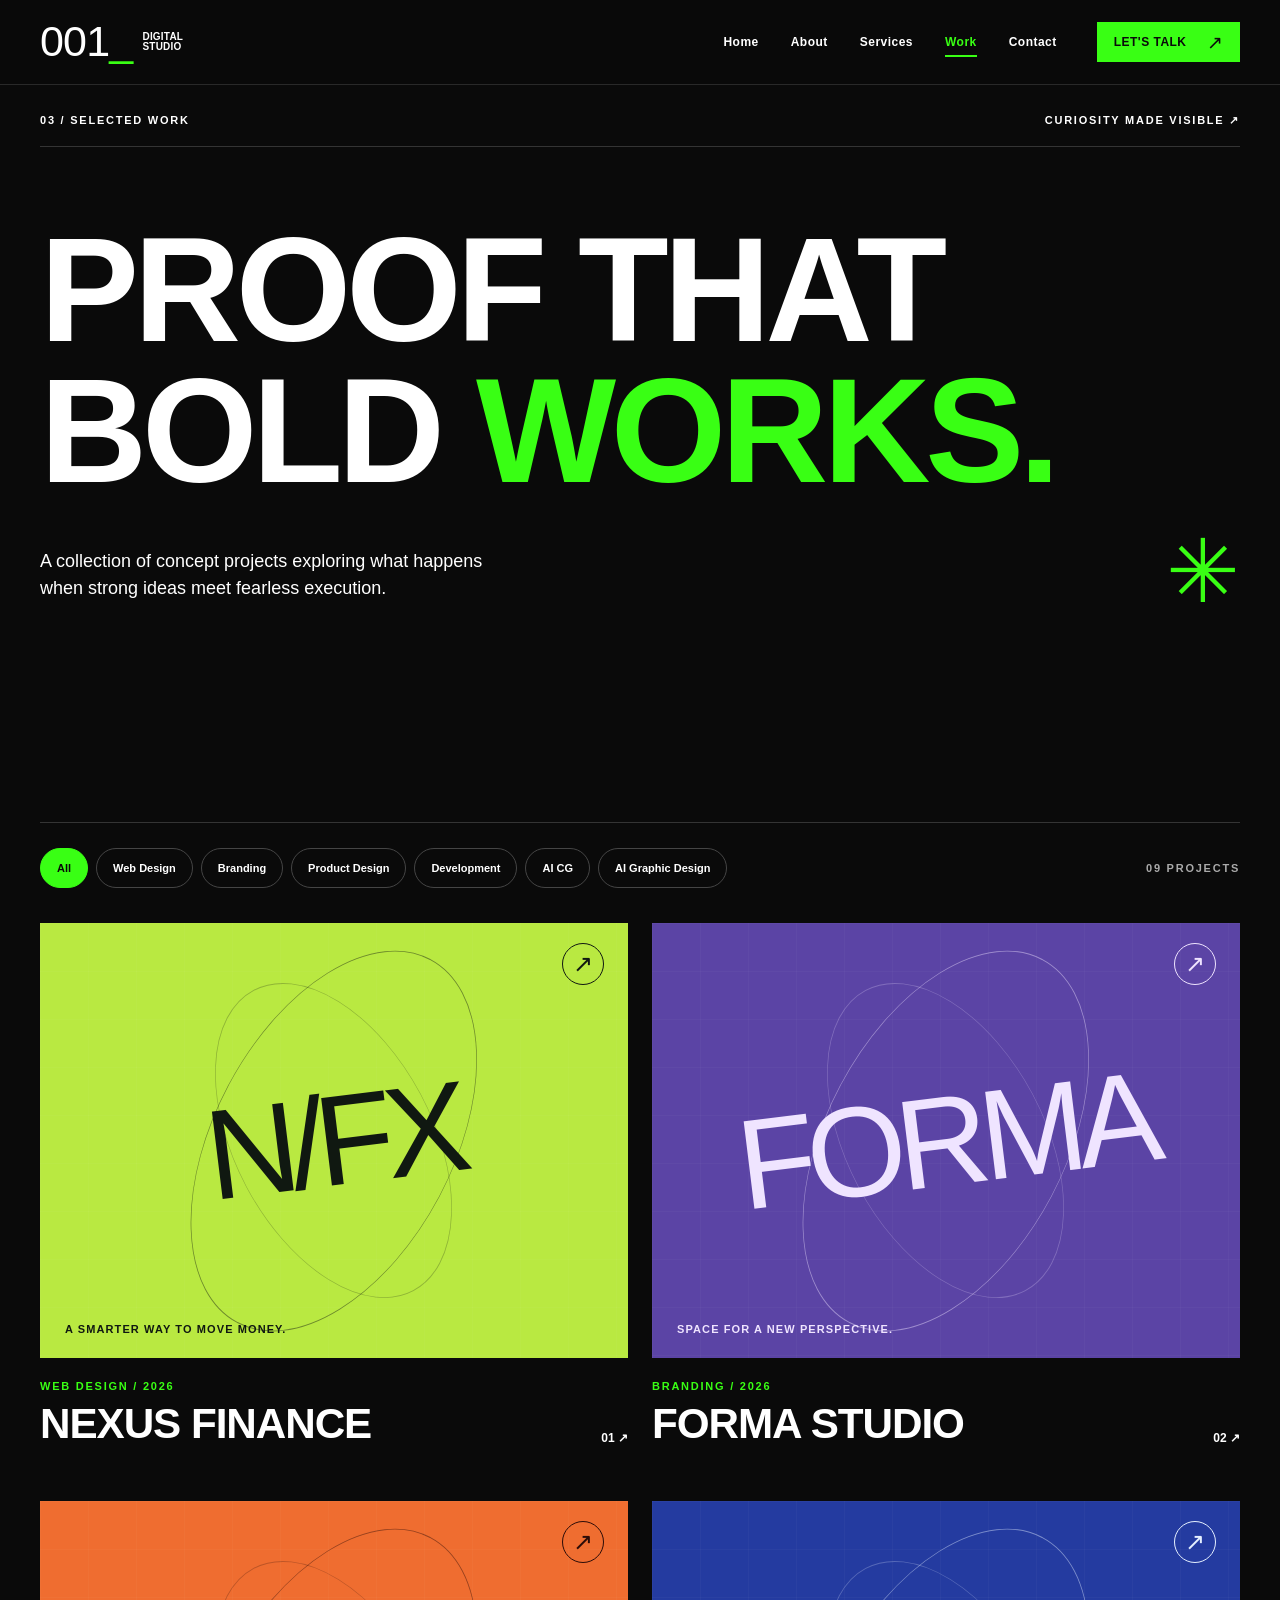
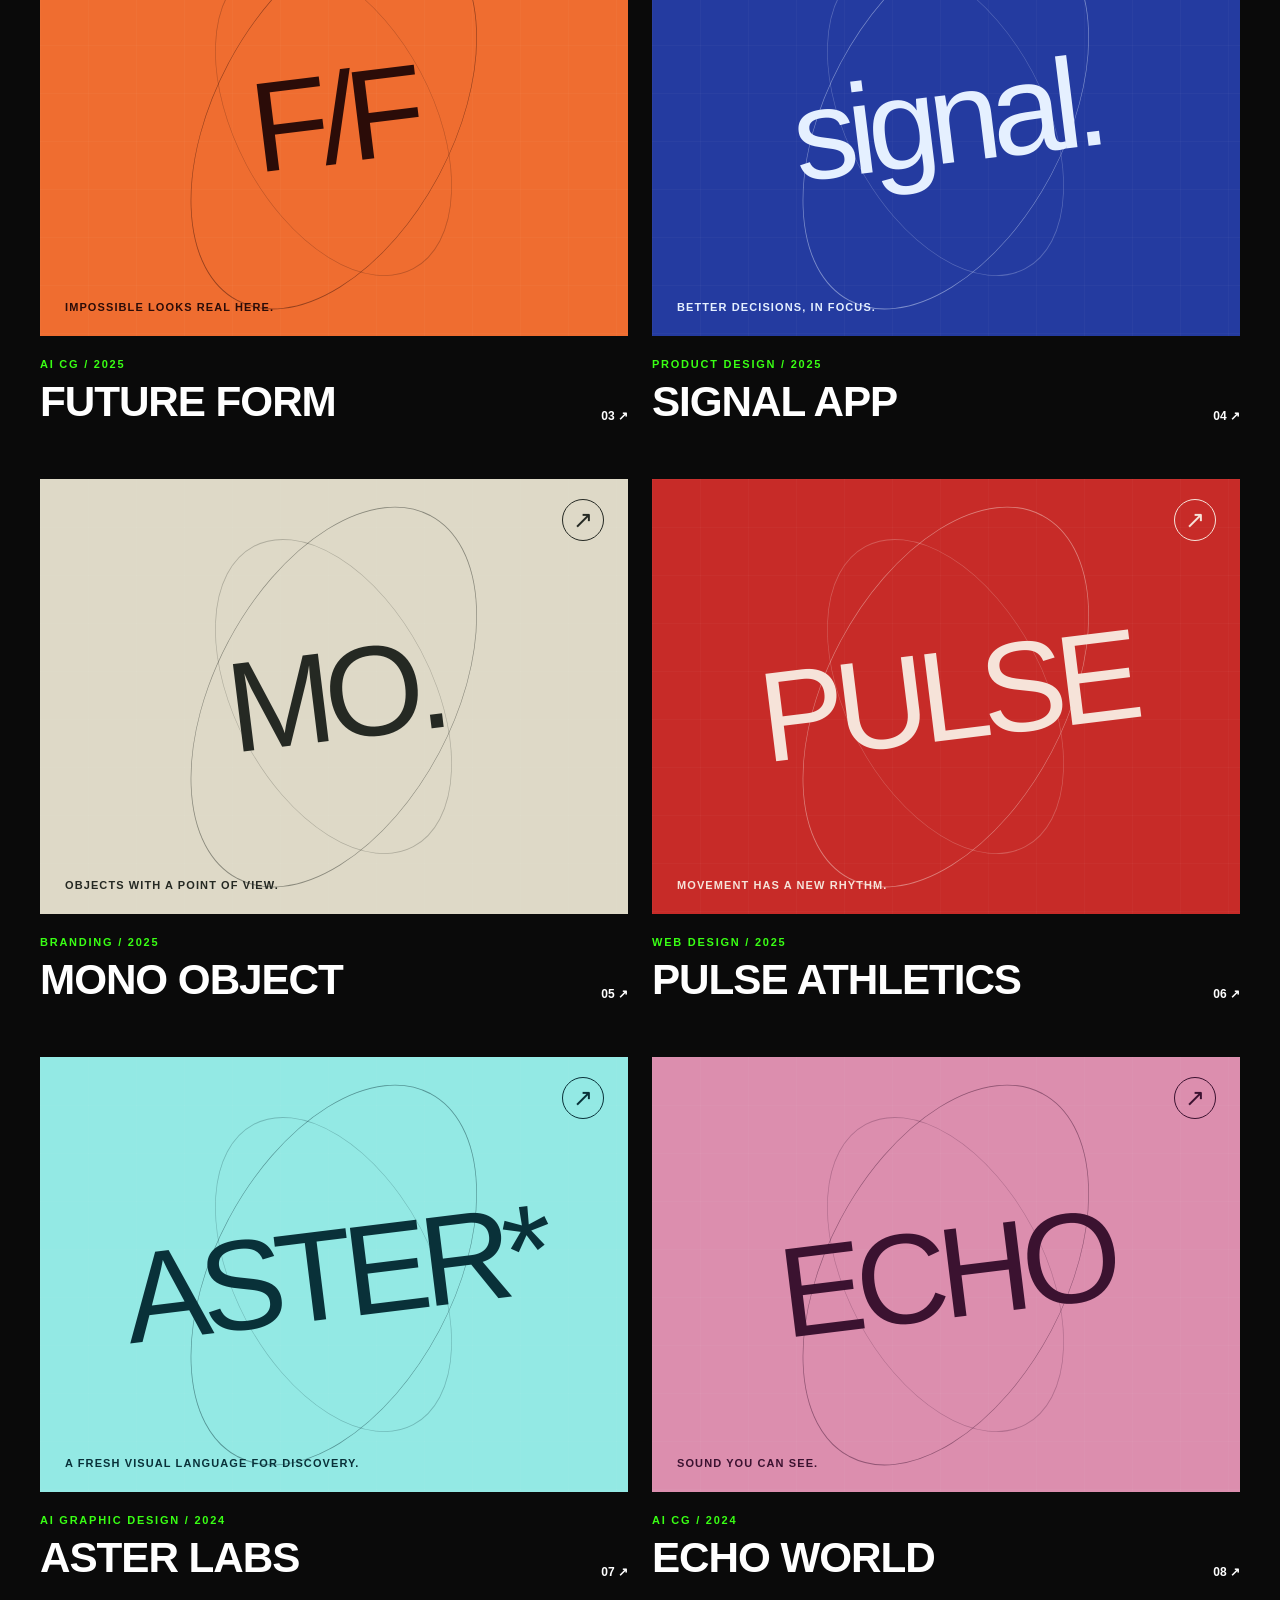
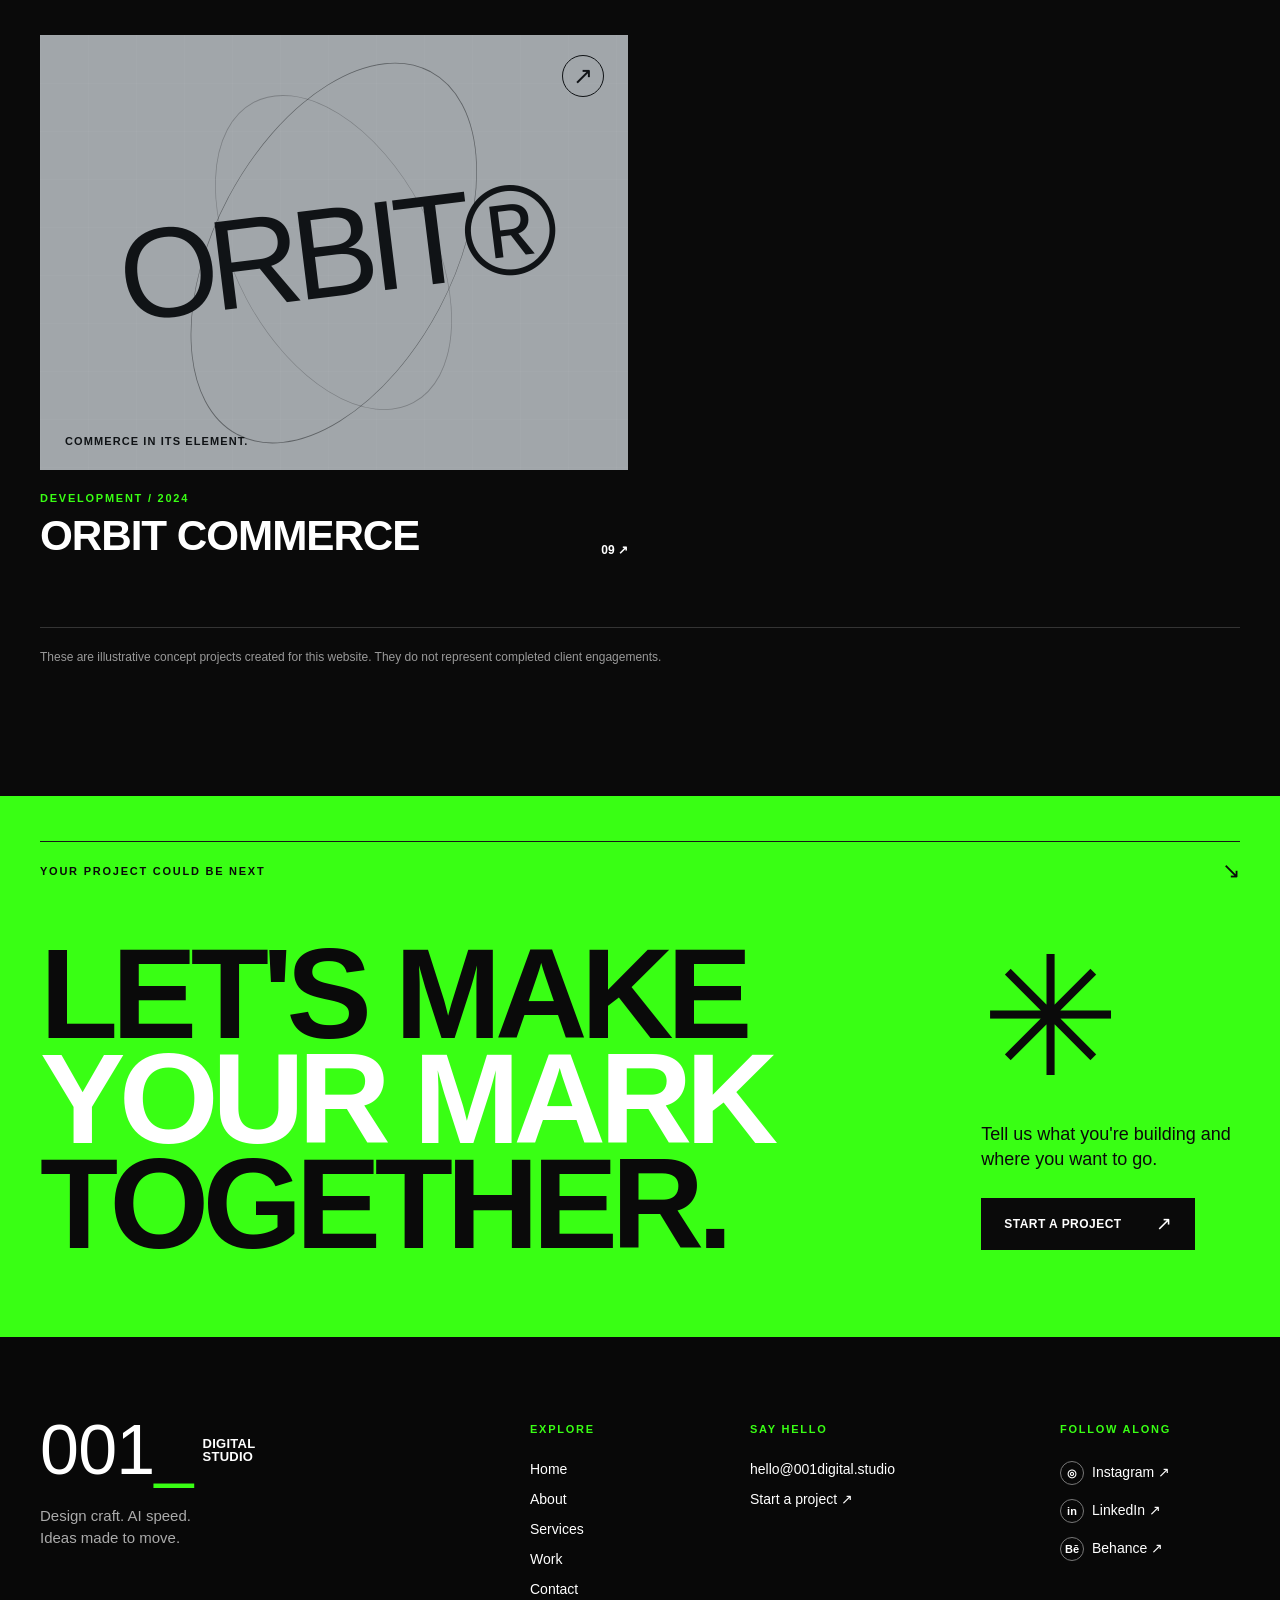
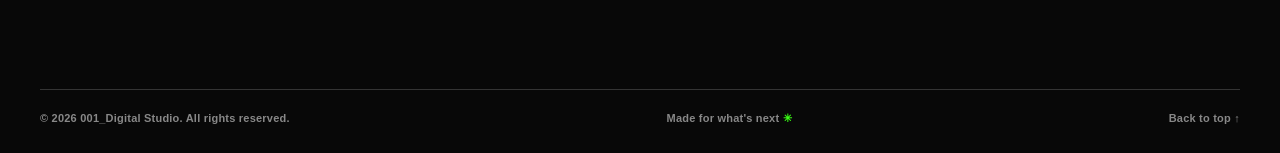
<file: work.html>
<!doctype html><html lang="en"><head><meta charset="utf-8"><meta name="viewport" content="width=device-width, initial-scale=1"><meta name="theme-color" content="#0A0A0A"><meta name="description" content="Explore concept work across web design, branding, product design, development, AI CG, and AI graphic design."><title>Work | 001_Digital Studio</title><link rel="stylesheet" href="style.css"><script src="script.js" defer></script></head><body data-page="work" id="top"><header id="site-header" class="site-header"></header><main>
<section class="page-hero container work-page-hero"><div class="page-hero-top"><span class="eyebrow">03 / Selected work</span><span class="eyebrow">Curiosity made visible ↗</span></div><h1 class="reveal">PROOF THAT<br>BOLD <em>WORKS.</em></h1><div class="page-hero-bottom"><p>A collection of concept projects exploring what happens when strong ideas meet fearless execution.</p><span class="page-hero-symbol" aria-hidden="true">✳</span></div></section>
<section class="section work-list container"><div class="work-toolbar"><div class="filter-list" role="group" aria-label="Filter projects"><button type="button" data-filter="All" aria-pressed="true" class="is-active">All</button><button type="button" data-filter="Web Design" aria-pressed="false">Web Design</button><button type="button" data-filter="Branding" aria-pressed="false">Branding</button><button type="button" data-filter="Product Design" aria-pressed="false">Product Design</button><button type="button" data-filter="Development" aria-pressed="false">Development</button><button type="button" data-filter="AI CG" aria-pressed="false">AI CG</button><button type="button" data-filter="AI Graphic Design" aria-pressed="false">AI Graphic Design</button></div><span id="project-count" class="eyebrow">09 projects</span></div><div id="project-grid" class="project-grid"></div><p class="concept-disclaimer">These are illustrative concept projects created for this website. They do not represent completed client engagements.</p></section>
<section class="closing-cta compact-cta"><div class="container"><div class="section-label"><span class="eyebrow">Your project could be next</span><span class="tiny-arrow">↘</span></div><div class="closing-layout"><h2 class="reveal">LET'S MAKE<br><span>YOUR MARK</span><br>TOGETHER.</h2><div class="closing-side reveal"><span class="closing-orbit" aria-hidden="true">✳</span><p>Tell us what you're building and where you want to go.</p><a class="button button-dark" href="contact.html">Start a project <span>↗</span></a></div></div></div></section>
</main><footer id="site-footer" class="site-footer"></footer></body></html>
</file>
<file: style.css>
:root{--green:#39ff14;--black:#0a0a0a;--white:#fff;--panel:#141414;--panel-light:#1b1b1b;--muted:#aaa;--line:#343434;--max:1540px;--header-h:84px;--font-display:Impact,"Arial Narrow","Helvetica Neue",Arial,sans-serif;--font-body:Arial,"Helvetica Neue",Helvetica,sans-serif}
*,*::before,*::after{box-sizing:border-box}html{scroll-behavior:smooth}body{margin:0;background:var(--black);color:var(--white);font-family:var(--font-body);-webkit-font-smoothing:antialiased;overflow-x:hidden}body.menu-open{overflow:hidden}button,input,textarea,select{font:inherit}button{cursor:pointer}a{color:inherit;text-decoration:none}img{max-width:100%}[hidden]{display:none!important}::selection{background:var(--green);color:var(--black)}:focus-visible{outline:2px solid var(--green);outline-offset:5px}.container{width:min(calc(100% - 80px),var(--max));margin-inline:auto}.section{padding-block:130px}.section-panel{background:var(--panel)}.eyebrow{font-size:11px;font-weight:800;letter-spacing:.16em;line-height:1.5;text-transform:uppercase}.green-star{color:var(--green)}.tiny-arrow{font-size:22px;line-height:1}.section-label{display:flex;align-items:center;justify-content:space-between;border-top:1px solid var(--line);padding-top:18px;margin-bottom:62px}.section-heading-row{display:flex;align-items:end;justify-content:space-between;gap:40px;margin-bottom:54px}.section-heading-row p{max-width:250px;line-height:1.55;color:#bcbcbc;font-size:15px;margin:0 0 9px}.display-heading,h1,h2,h3{margin:0}.display-heading,.page-hero h1,.service-detail h2,.contact-info h2,.detail-overview h2,.empty-project h1{font-family:var(--font-display);font-stretch:condensed;font-weight:900;letter-spacing:-.035em;line-height:.88;text-transform:uppercase}.display-heading{font-size:clamp(58px,8.2vw,145px)}em{color:var(--green);font-style:normal}.button{display:inline-flex;align-items:center;justify-content:space-between;gap:34px;min-height:52px;padding:0 22px;font-size:12px;font-weight:800;letter-spacing:.04em;text-transform:uppercase;border:1px solid transparent;transition:transform .2s ease,background .2s ease,color .2s ease,border-color .2s ease}.button span{font-size:19px;font-weight:400}.button:hover{transform:translateY(-3px)}.button-green{background:var(--green);color:var(--black)}.button-green:hover{background:var(--white)}.button-outline{border-color:var(--white);background:transparent;color:var(--white)}.button-outline:hover{background:var(--white);color:var(--black)}.button-dark{background:var(--black);color:var(--white)}.button-dark:hover{background:var(--white);color:var(--black)}.text-link{display:inline-flex;gap:48px;align-items:center;border-bottom:1px solid var(--green);padding:0 0 10px;text-transform:uppercase;font-size:12px;font-weight:800;letter-spacing:.08em;transition:color .2s ease,gap .2s ease}.text-link:hover{color:var(--green);gap:58px}.text-link span{font-size:19px}
/* Shared shell */
.site-header{position:sticky;top:0;z-index:100;background:rgba(10,10,10,.94);border-bottom:1px solid #292929;backdrop-filter:blur(18px)}.nav-wrap{width:min(calc(100% - 80px),var(--max));height:var(--header-h);margin:auto;display:flex;align-items:center;justify-content:space-between;gap:30px}.logo{display:inline-flex;align-items:center;gap:10px;flex:none;line-height:.83;letter-spacing:-.05em;transition:opacity .2s}.logo:hover{opacity:.72}.logo-number{font-family:var(--font-display);font-size:43px;color:var(--white)}.logo-dot{color:var(--green)}.logo-word{font-size:10px;font-weight:900;line-height:1;letter-spacing:.02em}.primary-nav{display:flex;align-items:center;gap:32px}.primary-nav>a:not(.button){font-size:12px;font-weight:800;letter-spacing:.04em;position:relative;padding:12px 0;transition:color .2s}.primary-nav>a:not(.button)::after{content:"";height:2px;width:0;background:var(--green);position:absolute;bottom:4px;left:0;transition:width .2s}.primary-nav>a:not(.button):hover,.primary-nav>a[aria-current="page"]{color:var(--green)}.primary-nav>a:not(.button):hover::after,.primary-nav>a[aria-current="page"]::after{width:100%}.nav-cta{min-height:40px;margin-left:8px;padding-inline:16px;gap:20px}.menu-toggle{display:none;background:none;border:0;color:var(--white);width:46px;height:46px;padding:11px;position:relative;z-index:102}.menu-toggle span{display:block;height:2px;background:currentColor;margin:7px 0;transition:transform .2s,opacity .2s}.menu-toggle[aria-expanded="true"] span:first-child{transform:translateY(9px) rotate(45deg)}.menu-toggle[aria-expanded="true"] span:last-child{transform:rotate(-45deg)}.site-footer{background:#080808}.footer-main{display:grid;grid-template-columns:2.5fr 1fr 1.5fr 1fr;gap:40px;padding-block:84px 92px}.logo-footer .logo-number{font-size:70px}.logo-footer .logo-word{font-size:13px}.footer-lead p{color:var(--muted);font-size:15px;line-height:1.5;margin:26px 0 0}.footer-col{display:flex;flex-direction:column;align-items:flex-start;gap:14px}.footer-col>.eyebrow{color:var(--green);margin-bottom:10px}.footer-col a{font-size:14px;transition:color .2s}.footer-col a:hover,.back-to-top:hover{color:var(--green)}.footer-bottom{display:flex;justify-content:space-between;gap:20px;border-top:1px solid var(--line);padding-block:22px 28px;color:#888;font-size:11px;font-weight:700;letter-spacing:.02em}.back-to-top{transition:color .2s}
/* Home hero */
.hero{min-height:min(820px,calc(100svh - var(--header-h)));position:relative;display:flex;flex-direction:column;justify-content:space-between;padding-top:26px;padding-bottom:24px;isolation:isolate}.hero-topline,.hero-bottomline{display:flex;justify-content:space-between;gap:24px;position:relative;z-index:2}.hero-topline{border-bottom:1px solid #3a3a3a;padding-bottom:17px}.hero-bottomline{border-top:1px solid #3a3a3a;padding-top:17px}.status-dot{display:inline-block;width:7px;height:7px;border-radius:50%;background:var(--green);margin-right:6px;box-shadow:0 0 14px var(--green)}.hero-copy{position:relative;z-index:2;padding:55px 0 56px}.hero-kicker{font-size:14px;font-weight:800;letter-spacing:.16em;margin:0 0 17px}.hero-kicker span{color:var(--green);padding-inline:5px}.hero h1{font-family:var(--font-display);font-size:clamp(78px,13.35vw,224px);letter-spacing:-.06em;line-height:.78;white-space:nowrap;margin:0}.hero-accent{color:var(--green)}.hero-period{color:var(--white)}.hero-bottom{display:flex;align-items:end;justify-content:space-between;gap:30px;margin-top:48px}.hero-bottom p{max-width:485px;font-size:18px;line-height:1.5;margin:0 0 0 4px}.round-arrow{display:grid;place-items:center;width:78px;height:78px;border-radius:50%;border:1px solid var(--green);color:var(--green);font-size:35px;transition:background .2s,color .2s,transform .2s}.round-arrow:hover{background:var(--green);color:var(--black);transform:rotate(45deg)}.hero-decoration{position:absolute;right:7%;top:11%;width:240px;height:240px;z-index:0;opacity:.55}.hero-ring{position:absolute;border:1px solid #525252;border-radius:50%;width:100%;height:100%}.ring-one{transform:rotate(-35deg) scaleX(.35)}.ring-two{transform:rotate(35deg) scaleX(.35)}.hero-cross{position:absolute;left:44%;top:42%;font-size:35px;color:var(--green)}.marquee{overflow:hidden;white-space:nowrap}.marquee-track{display:flex;width:max-content;animation:marquee 28s linear infinite}.marquee-track>span{display:inline-flex;align-items:center;gap:34px;padding-right:34px}.marquee-track b{font-size:.72em}.marquee-green{background:var(--green);color:var(--black);padding:17px 0;font-family:var(--font-display);font-size:clamp(28px,4vw,61px);letter-spacing:-.03em;line-height:1}.marquee-green .marquee-track{animation-duration:22s}@keyframes marquee{to{transform:translateX(-50%)}}
/* Home sections */
.about-preview{padding-bottom:155px}.about-preview-grid{display:grid;grid-template-columns:1.35fr .65fr;gap:80px;align-items:end}.about-preview-side{padding-bottom:8px}.asterisk-large{display:block;font-size:clamp(110px,18vw,260px);line-height:.75;color:var(--green);margin-bottom:48px}.about-preview-side p{font-size:20px;line-height:1.5;max-width:430px;margin:0 0 38px}.service-grid{display:grid;grid-template-columns:repeat(3,1fr);gap:1px;background:#454545;border:1px solid #454545}.service-card{background:var(--panel);min-height:350px;padding:25px 28px 30px;display:flex;flex-direction:column;position:relative;overflow:hidden;transition:background .25s,color .25s,transform .25s}.service-card:hover{background:var(--green);color:var(--black);transform:translateY(-5px);z-index:2}.service-card-top{display:flex;justify-content:space-between;font-size:11px;font-weight:800;text-transform:uppercase;letter-spacing:.11em}.service-card-top span:last-child{font-size:20px;line-height:.8}.service-glyph{display:block;align-self:end;margin:auto 0 12px;color:var(--green);font-family:var(--font-display);font-size:80px;line-height:1;transition:transform .3s,color .3s}.service-card:hover .service-glyph{color:var(--black);transform:rotate(-12deg) scale(1.1)}.glyph-dev{font-size:62px}.glyph-cg{font-size:112px}.service-card h3{font-family:var(--font-display);font-size:38px;line-height:.91;letter-spacing:-.02em;text-transform:uppercase}.service-card p{font-size:13px;line-height:1.45;color:#b8b8b8;margin:14px 0 0;max-width:250px}.service-card:hover p{color:#1b1b1b}.section-end-button{margin-top:36px}.project-grid{display:grid;grid-template-columns:repeat(2,minmax(0,1fr));gap:56px 24px}.project-card{display:block;min-width:0}.project-art{height:clamp(310px,34vw,570px);position:relative;display:flex;align-items:center;justify-content:center;overflow:hidden;isolation:isolate;transition:filter .3s}.project-card:hover .project-art{filter:brightness(1.12)}.project-art::before,.project-art::after{content:"";position:absolute;border-radius:50%;z-index:-1;transition:transform .5s}.project-art::before{width:70%;aspect-ratio:1;border:1px solid currentColor;opacity:.45;transform:rotate(28deg) scaleX(.58)}.project-art::after{width:58%;aspect-ratio:1;border:1px solid currentColor;opacity:.25;transform:rotate(-28deg) scaleX(.58)}.project-card:hover .project-art::before{transform:rotate(80deg) scaleX(.8)}.project-card:hover .project-art::after{transform:rotate(-80deg) scaleX(.8)}.project-art-grid{position:absolute;inset:0;background-image:linear-gradient(rgba(255,255,255,.09) 1px,transparent 1px),linear-gradient(90deg,rgba(255,255,255,.09) 1px,transparent 1px);background-size:48px 48px;opacity:.3}.project-mark{font-family:var(--font-display);font-size:clamp(70px,10vw,180px);line-height:.8;letter-spacing:-.07em;text-align:center;transform:rotate(-7deg);transition:transform .35s}.project-card:hover .project-mark{transform:rotate(0deg) scale(1.06)}.project-art-caption{position:absolute;bottom:23px;left:25px;font-size:11px;font-weight:800;letter-spacing:.1em;text-transform:uppercase}.project-art-arrow{position:absolute;top:20px;right:24px;display:grid;place-items:center;border:1px solid currentColor;border-radius:50%;height:42px;width:42px;font-size:24px;transition:background .2s,color .2s}.project-card:hover .project-art-arrow{background:var(--white);color:var(--black)}.art-lime{background:#b9e941;color:#101811}.art-violet{background:#5b44a5;color:#efe4ff}.art-orange{background:#ef6d30;color:#2b0c08}.art-blue{background:#243ba0;color:#e5f0ff}.art-cream{background:#ded9c7;color:#252923}.art-red{background:#c72b28;color:#f6e3d9}.art-cyan{background:#93e9e4;color:#093139}.art-pink{background:#dc8eae;color:#3b1230}.art-silver{background:#a1a6aa;color:#101316}.project-meta{display:flex;justify-content:space-between;align-items:end;gap:18px;padding-top:18px}.project-meta .eyebrow{color:var(--green)}.project-meta h3{font-family:var(--font-display);font-size:clamp(31px,3.3vw,50px);line-height:1;text-transform:uppercase;letter-spacing:-.025em;margin-top:8px;transition:color .2s}.project-card:hover .project-meta h3{color:var(--green)}.project-index{font-size:12px;font-weight:800;white-space:nowrap}.work-end{display:flex;align-items:center;justify-content:space-between;gap:20px;margin-top:60px}.client-section{border-top:1px solid var(--line);padding:90px 0 85px}.client-heading{display:flex;align-items:end;justify-content:space-between;gap:25px}.client-heading h2{font-family:var(--font-display);font-size:clamp(44px,5vw,82px);line-height:.9;letter-spacing:-.03em}.client-heading p{max-width:200px;color:var(--muted);font-size:13px;line-height:1.4}.client-marquee{margin-top:64px;border-top:1px solid var(--line);border-bottom:1px solid var(--line);padding:22px 0;color:#d3d3d3;font-family:var(--font-display);font-size:clamp(25px,3.3vw,52px)}.client-marquee b{color:var(--green)}.client-marquee .marquee-track{animation-duration:35s}.closing-cta{background:var(--green);color:var(--black);padding-block:45px 100px}.closing-cta .section-label{border-color:#161616;margin-bottom:60px}.closing-layout{display:grid;grid-template-columns:1.55fr .45fr;gap:50px;align-items:end}.closing-layout h2{font-family:var(--font-display);font-size:clamp(74px,11.2vw,180px);line-height:.82;letter-spacing:-.05em}.closing-layout h2 span{color:var(--white)}.closing-side{display:flex;flex-direction:column;align-items:flex-start;gap:25px;padding-bottom:7px}.closing-orbit{font-size:clamp(100px,13vw,200px);line-height:.65;margin-bottom:26px}.closing-side p{font-size:18px;line-height:1.4;max-width:260px;margin:0}.compact-cta{padding-bottom:80px}.compact-cta .closing-layout h2{font-size:clamp(68px,10vw,156px)}
/* Interior pages */
.page-hero{padding-top:27px;padding-bottom:90px;min-height:600px;display:flex;flex-direction:column}.page-hero-top{display:flex;justify-content:space-between;border-bottom:1px solid var(--line);padding-bottom:17px}.page-hero h1{font-size:clamp(78px,11.6vw,184px);margin:auto 0 40px;padding-top:72px}.page-hero-bottom{display:flex;justify-content:space-between;align-items:end;gap:20px}.page-hero-bottom p{font-size:18px;line-height:1.5;max-width:450px;margin:0}.page-hero-symbol{font-size:88px;line-height:.7;color:var(--green)}.story-grid{display:grid;grid-template-columns:1.2fr .8fr;gap:80px}.story-grid h2{font-size:clamp(55px,6.9vw,115px);margin-top:45px}.story-copy{padding-top:67px}.story-copy p{font-size:16px;line-height:1.65;color:#bdbdbd;margin:0 0 24px}.story-copy .large-copy{font-size:24px;line-height:1.4;color:var(--white)}.approach-grid{display:grid;grid-template-columns:repeat(3,1fr);gap:20px}.approach-card{border:1px solid var(--line);min-height:350px;padding:26px;display:flex;flex-direction:column;transition:border-color .25s,transform .25s}.approach-card:hover{border-color:var(--green);transform:translateY(-5px)}.approach-card>span{font-size:11px;letter-spacing:.12em;text-transform:uppercase;font-weight:800}.approach-icon{font-family:var(--font-display);font-size:90px;color:var(--green);margin:auto 0 8px}.approach-card h3{font-family:var(--font-display);font-size:32px;text-transform:uppercase}.approach-card p{font-size:14px;line-height:1.5;color:var(--muted);max-width:310px;margin:12px 0 0}.belief-section{background:#f3f3ec;color:var(--black)}.belief-grid{display:grid;grid-template-columns:1fr 3fr;gap:30px}.belief-grid blockquote{grid-column:2;font-family:var(--font-display);font-size:clamp(50px,7.3vw,118px);line-height:.9;letter-spacing:-.03em;margin:0}.belief-grid blockquote em{color:#218e0c}.belief-grid p{grid-column:2;justify-self:end;max-width:340px;font-size:16px;line-height:1.5;margin:20px 0 0}.service-jump-wrap{border-block:1px solid var(--line);background:#111}.service-jump{display:flex;gap:30px;overflow-x:auto;scrollbar-width:thin;scrollbar-color:var(--green) transparent}.service-jump a{padding:22px 0;flex:none;white-space:nowrap;font-size:11px;font-weight:800;letter-spacing:.08em;text-transform:uppercase;transition:color .2s}.service-jump a:hover{color:var(--green)}.service-detail{display:grid;grid-template-columns:.45fr 1.45fr 1fr;gap:38px;border-bottom:1px solid var(--line);scroll-margin-top:var(--header-h)}.service-detail-number{font-size:11px;font-weight:800;letter-spacing:.15em;color:var(--green);padding-top:4px}.service-detail-main h2{font-size:clamp(55px,6.1vw,108px);margin:27px 0 28px;overflow-wrap:anywhere}.service-lead{font-size:18px;line-height:1.5;max-width:560px;color:#ddd;margin:0}.service-detail-main ul{list-style:none;margin:34px 0 38px;padding:0;max-width:520px}.service-detail-main li{border-top:1px solid var(--line);padding:13px 0 13px 26px;position:relative;font-size:13px;font-weight:700}.service-detail-main li::before{content:"↗";position:absolute;left:0;color:var(--green)}.service-detail-main li:last-child{border-bottom:1px solid var(--line)}.service-detail-visual{min-height:350px;align-self:stretch;position:relative;display:grid;place-items:center;overflow:hidden}.service-detail-visual span{position:relative;z-index:2;font-family:var(--font-display);font-size:clamp(60px,7vw,130px);line-height:.8;letter-spacing:-.04em;text-align:center;transform:rotate(-10deg)}.service-detail-visual i{position:absolute;width:65%;aspect-ratio:1;border:2px solid currentColor;border-radius:50%;transform:scaleX(.5) rotate(35deg);opacity:.7}.visual-web{background:#c8fd7f;color:#142315}.visual-dev{background:#2d35a2;color:#e2dafe}.visual-brand{background:#e6a8bf;color:#41192a}.visual-product{background:#e9e8dd;color:#1b2524}.visual-cg{background:#f3864d;color:#40140c}.visual-cg span{font-size:220px}.visual-graphic{background:#a6eee8;color:#0a4244}.visual-graphic span{font-size:210px}.visual-dot{color:#4b9c1a}.work-page-hero,.contact-page-hero{min-height:530px}.work-toolbar{display:flex;justify-content:space-between;align-items:center;gap:20px;margin-bottom:35px;border-top:1px solid var(--line);padding-top:25px}.filter-list{display:flex;flex-wrap:wrap;gap:8px}.filter-list button{min-height:40px;padding:0 16px;border:1px solid #454545;border-radius:50px;background:transparent;color:var(--white);font-size:11px;font-weight:800;transition:background .2s,color .2s,transform .2s}.filter-list button:hover{transform:translateY(-2px);border-color:var(--green)}.filter-list button.is-active{background:var(--green);color:var(--black);border-color:var(--green)}.work-toolbar>.eyebrow{white-space:nowrap;color:var(--muted)}.concept-disclaimer{font-size:12px;line-height:1.5;color:#999;border-top:1px solid var(--line);padding-top:20px;margin:70px 0 0}.contact-grid{display:grid;grid-template-columns:.8fr 1.2fr;gap:10vw}.contact-info h2{font-family:var(--font-display);font-size:clamp(55px,6vw,100px);margin:36px 0 28px}.contact-info>p{max-width:425px;color:#c2c2c2;font-size:17px;line-height:1.5;margin:0 0 55px}.contact-method{display:flex;flex-direction:column;gap:14px;margin-top:35px}.contact-method>.eyebrow{color:var(--green)}.contact-method a{font-size:19px;font-weight:700;transition:color .2s}.contact-method a:hover{color:var(--green)}.social-row{display:flex;gap:18px;flex-wrap:wrap}.social-row a{font-size:13px}.contact-form{background:#1e1e1e;border:1px solid #3b3b3b;padding:38px}.contact-form>.eyebrow{display:block;color:var(--green);margin-bottom:38px}.form-row{display:grid;grid-template-columns:1fr 1fr;gap:18px}.form-field{margin-bottom:23px}.form-field label{display:block;font-size:12px;font-weight:800;margin-bottom:12px}.form-field label span{color:var(--green)}.form-field input,.form-field select,.form-field textarea{width:100%;min-height:52px;border:1px solid #505050;border-radius:0;background:#101010;color:var(--white);padding:14px 15px;outline:0;transition:border-color .2s,box-shadow .2s}.form-field textarea{resize:vertical;min-height:165px}.form-field input::placeholder,.form-field textarea::placeholder{color:#858585}.form-field input:hover,.form-field select:hover,.form-field textarea:hover{border-color:#888}.form-field input:focus,.form-field select:focus,.form-field textarea:focus{border-color:var(--green);box-shadow:0 0 0 2px rgba(57,255,20,.18)}.form-field select{appearance:none;background-image:url("data:image/svg+xml,%3Csvg xmlns='http://www.w3.org/2000/svg' width='16' height='16' fill='none' stroke='%23ffffff' stroke-width='2'%3E%3Cpath d='m3 6 5 5 5-5'/%3E%3C/svg%3E");background-repeat:no-repeat;background-position:right 16px center}.submit-button{width:100%}.form-note{color:#aaa;font-size:11px;line-height:1.5;margin:15px 0 0}.form-confirmation{background:#1e1e1e;border:1px solid var(--green);min-height:420px;padding:50px;display:flex;flex-direction:column;align-items:flex-start;justify-content:center}.success-icon{display:grid;place-items:center;width:60px;height:60px;border-radius:50%;background:var(--green);color:var(--black);font-size:34px}.form-confirmation h2{font-family:var(--font-display);font-size:clamp(42px,4vw,70px);margin:28px 0 14px}.form-confirmation p{line-height:1.5;color:#ccc;max-width:460px}.form-confirmation p a{color:var(--green);text-decoration:underline}.form-confirmation button{margin-top:18px}.contact-bottom{padding-block:80px 110px;display:flex;justify-content:space-between;gap:30px}.contact-bottom p{font-family:var(--font-display);font-size:clamp(40px,5vw,78px);line-height:.95;margin:0}.detail-intro{padding-block:30px 70px}.breadcrumb{display:flex;gap:13px;border-bottom:1px solid var(--line);padding-bottom:17px;font-size:11px;font-weight:800;text-transform:uppercase;letter-spacing:.1em}.breadcrumb a:hover{color:var(--green)}.breadcrumb span:nth-child(2){color:var(--green)}.detail-heading{display:flex;align-items:end;justify-content:space-between;gap:30px;padding-top:65px}.detail-heading .eyebrow{color:var(--green)}.detail-heading h1{font-family:var(--font-display);font-size:clamp(70px,10vw,165px);line-height:.9;letter-spacing:-.035em;text-transform:uppercase;margin-top:17px}.detail-year{font-size:13px;font-weight:800}.detail-subline{font-size:22px;color:#bbb;margin:28px 0 0}.detail-visual{width:min(calc(100% - 80px),var(--max));margin:auto}.detail-visual .project-art{height:clamp(430px,57vw,820px)}.detail-visual .project-mark{font-size:clamp(100px,18vw,290px)}.detail-visual .project-art-caption{font-size:15px;bottom:40px;left:40px}.detail-overview{display:grid;grid-template-columns:1fr 1fr;gap:60px}.detail-overview h2{font-size:clamp(50px,6vw,100px);margin-top:24px}.detail-overview>div:last-child>p{font-size:22px;line-height:1.45;margin:40px 0 65px;max-width:540px}.detail-overview dl{margin:0}.detail-overview dl>div{display:grid;grid-template-columns:120px 1fr;gap:24px;border-top:1px solid var(--line);padding:16px 0;font-size:13px}.detail-overview dl>div:last-child{border-bottom:1px solid var(--line)}.detail-overview dt{color:var(--green);font-weight:800}.detail-overview dd{margin:0}.concept-note{border:1px solid var(--line);padding:25px;display:flex;justify-content:space-between;gap:30px;align-items:center}.concept-note .eyebrow{color:var(--green);white-space:nowrap}.concept-note p{color:var(--muted);font-size:14px;line-height:1.4;margin:0;max-width:600px}.next-project{border-top:1px solid var(--line)}.next-project>a{display:flex;justify-content:space-between;align-items:end;gap:30px;margin-top:30px}.next-project>a span{font-size:18px}.next-project>a strong{font-family:var(--font-display);font-size:clamp(40px,7vw,120px);line-height:.9;text-transform:uppercase;transition:color .2s}.next-project>a:hover strong{color:var(--green)}.empty-project{min-height:65vh}.empty-project h1{font-size:clamp(70px,10vw,160px);margin-top:40px}.empty-project p{font-size:18px;max-width:450px;line-height:1.5}.empty-project .button{margin-top:20px}
/* Motion and breakpoints */
.reveal{opacity:0;transform:translateY(26px);transition:opacity .65s ease,transform .65s cubic-bezier(.2,.8,.2,1)}.reveal.is-visible{opacity:1;transform:translateY(0)}@media(prefers-reduced-motion:reduce){*,*::before,*::after{scroll-behavior:auto!important;animation-duration:.01ms!important;transition-duration:.01ms!important}.reveal{opacity:1;transform:none}.marquee-track{animation:none}}
.page-hero h1,.service-detail h2,.contact-info h2{line-height:.95}.footer-col a[href*="instagram.com"]::before,.footer-col a[href*="linkedin.com"]::before,.footer-col a[href*="behance.net"]::before{display:inline-grid;place-items:center;width:24px;height:24px;margin-right:8px;border:1px solid #777;border-radius:50%;font-size:11px;font-weight:900;vertical-align:middle}.footer-col a[href*="instagram.com"]::before{content:"◎"}.footer-col a[href*="linkedin.com"]::before{content:"in"}.footer-col a[href*="behance.net"]::before{content:"Bē"}
@media(max-width:1100px){.primary-nav{gap:20px}.hero h1{font-size:13vw}.service-detail{grid-template-columns:.3fr 1.4fr .8fr;gap:25px}.service-detail-visual{min-height:310px}.footer-main{grid-template-columns:1.6fr 1fr 1.5fr 1fr}.closing-layout h2{font-size:10.5vw}}
@media(max-width:800px){:root{--header-h:72px}.container,.nav-wrap,.detail-visual{width:min(calc(100% - 40px),var(--max))}.nav-wrap{height:var(--header-h)}.menu-toggle{display:grid;align-content:center;flex:none;margin-left:auto;background:var(--green);color:var(--black)}.primary-nav{position:fixed;top:var(--header-h);left:0;right:0;height:calc(100svh - var(--header-h));background:var(--black);border-top:1px solid var(--line);display:flex;flex-direction:column;align-items:stretch;gap:0;padding:27px 20px 50px;opacity:0;visibility:hidden;transform:translateY(-12px);transition:opacity .2s,transform .2s,visibility .2s;overflow-y:auto}.primary-nav.is-open{opacity:1;visibility:visible;transform:translateY(0)}.primary-nav>a:not(.button){font-family:var(--font-display);font-size:clamp(34px,8vw,58px);border-bottom:1px solid var(--line);padding:14px 0}.primary-nav>a:not(.button)::after{bottom:0}.nav-cta{margin:26px 0 0;align-self:flex-start;min-height:52px}.section{padding-block:85px}.section-label{margin-bottom:43px}.display-heading{font-size:clamp(58px,10vw,90px)}.hero{min-height:calc(95svh - var(--header-h))}.hero-copy{min-width:0}.hero h1{font-size:13.6vw}.hero-decoration{right:5%;top:11%;transform:scale(.7);transform-origin:top right}.about-preview-grid,.story-grid,.contact-grid,.detail-overview{grid-template-columns:1fr;gap:38px}.about-preview-side{display:grid;grid-template-columns:120px 1fr;gap:25px;align-items:end}.asterisk-large{font-size:110px;margin:0}.about-preview-side p{margin:0}.about-preview-side .text-link{grid-column:2;justify-self:start}.service-grid{grid-template-columns:repeat(2,1fr)}.service-card{min-height:320px}.project-grid{gap:40px 18px}.project-art{height:clamp(250px,38vw,450px)}.project-mark{font-size:11vw}.client-heading{align-items:start;flex-wrap:wrap}.client-heading .eyebrow{width:100%}.closing-layout{grid-template-columns:1fr;gap:40px}.closing-layout h2{font-size:clamp(70px,12vw,120px)}.closing-side{display:grid;grid-template-columns:100px 1fr;align-items:center;gap:10px 25px}.closing-orbit{font-size:100px;margin:0;grid-row:span 2}.closing-side p{max-width:430px}.closing-side .button{justify-self:start}.footer-main{grid-template-columns:1.5fr 1fr 1.5fr;gap:45px 25px}.footer-col:last-child{grid-column:2 / 4}.page-hero{min-height:480px;padding-bottom:65px}.page-hero h1{font-size:clamp(65px,11vw,110px)}.story-copy{padding-top:0}.approach-grid{gap:10px}.approach-card{min-height:320px}.approach-icon{font-size:70px}.belief-grid{grid-template-columns:1fr}.belief-grid blockquote,.belief-grid p{grid-column:1}.service-detail{grid-template-columns:60px 1fr;gap:20px}.service-detail-main h2{font-size:clamp(60px,10vw,100px)}.service-detail-visual{grid-column:2;min-height:260px}.contact-info h2{font-size:clamp(60px,9vw,100px)}.detail-overview>div:last-child>p{margin:0 0 40px}}
@media(max-width:560px){.container,.nav-wrap,.detail-visual{width:min(calc(100% - 32px),var(--max))}.section{padding-block:72px}.eyebrow{font-size:10px}.logo-number{font-size:37px}.logo-word{font-size:9px}.hero{min-height:600px;max-height:760px}.hero-topline .hero-location{display:none}.hero-copy{padding-block:35px}.hero-kicker{font-size:10px;letter-spacing:.12em}.hero h1{font-size:clamp(65px,18.5vw,92px);letter-spacing:-.055em;white-space:normal;line-height:.82}.hero-accent{display:block}.hero-bottom{align-items:end;margin-top:37px}.hero-bottom p{font-size:14px;max-width:255px}.round-arrow{width:58px;height:58px;font-size:28px;flex:none}.hero-decoration{opacity:.35;top:8%;right:-2%;transform:scale(.55)}.marquee-green{font-size:34px}.section-heading-row{display:block;margin-bottom:32px}.section-heading-row p{margin:22px 0 0}.display-heading{font-size:clamp(54px,12vw,77px)}.about-preview-grid{gap:37px}.about-preview-side{display:block}.asterisk-large{font-size:94px;margin-bottom:25px}.about-preview-side p{font-size:17px;margin-bottom:26px}.service-grid{grid-template-columns:1fr}.service-card{min-height:265px;padding:22px}.service-glyph{font-size:64px}.service-card h3{font-size:34px}.service-card p{font-size:12px}.project-grid{grid-template-columns:1fr;gap:42px}.project-art{height:clamp(310px,82vw,470px)}.project-mark{font-size:19vw}.project-meta h3{font-size:37px}.work-end{align-items:start;flex-direction:column;gap:23px}.client-section{padding-block:65px}.client-heading h2{font-size:48px}.client-heading p{max-width:280px}.client-marquee{margin-top:38px;font-size:29px}.closing-cta{padding-block:30px 70px}.closing-cta .section-label{margin-bottom:48px}.closing-layout h2,.compact-cta .closing-layout h2{font-size:clamp(57px,13vw,82px)}.closing-side{display:block}.closing-orbit{font-size:92px;margin-bottom:20px}.closing-side p{font-size:16px;margin-bottom:25px}.footer-main{grid-template-columns:1fr 1fr;gap:45px 20px;padding-block:65px}.footer-lead{grid-column:1 / -1}.logo-footer .logo-number{font-size:59px}.footer-col:last-child{grid-column:auto}.footer-col a{font-size:13px}.footer-bottom{flex-wrap:wrap;font-size:10px}.page-hero{min-height:455px;padding-bottom:60px}.page-hero-top .eyebrow:last-child{display:none}.page-hero h1{font-size:clamp(58px,13.2vw,91px);padding-top:60px}.page-hero-bottom p{font-size:15px;max-width:290px}.page-hero-symbol{font-size:60px}.story-grid h2{font-size:60px}.story-copy .large-copy{font-size:21px}.approach-grid{grid-template-columns:1fr}.approach-card{min-height:240px}.approach-icon{font-size:63px}.belief-grid blockquote{font-size:58px}.service-jump{gap:22px}.service-jump a{padding-block:17px;font-size:10px}.service-detail{grid-template-columns:1fr;gap:15px;scroll-margin-top:var(--header-h)}.service-detail-main h2{font-size:clamp(60px,13vw,92px);margin:18px 0 22px}.service-lead{font-size:16px}.service-detail-main ul{margin-block:26px}.service-detail-visual{grid-column:1;min-height:270px;margin-top:20px}.work-toolbar{align-items:start;flex-direction:column}.filter-list{gap:7px}.filter-list button{font-size:10px;min-height:37px;padding-inline:13px}.contact-info h2{font-size:68px}.contact-info>p{font-size:16px;margin-bottom:40px}.contact-method a{font-size:16px}.contact-form{padding:24px 18px}.form-row{grid-template-columns:1fr;gap:0}.contact-bottom{display:block;padding-block:65px}.contact-bottom p{font-size:48px;margin-top:25px}.detail-intro{padding-bottom:45px}.detail-heading{padding-top:50px}.detail-heading h1{font-size:clamp(62px,14vw,90px)}.detail-year{display:none}.detail-subline{font-size:17px}.detail-visual .project-art{height:390px}.detail-visual .project-mark{font-size:21vw}.detail-visual .project-art-caption{font-size:11px;bottom:24px;left:22px}.detail-overview h2{font-size:63px}.detail-overview>div:last-child>p{font-size:19px}.detail-overview dl>div{grid-template-columns:90px 1fr;gap:10px}.concept-note{display:block}.concept-note p{margin-top:14px}.next-project>a{display:block}.next-project>a strong{display:block;margin-top:16px;font-size:50px}}
</file>
